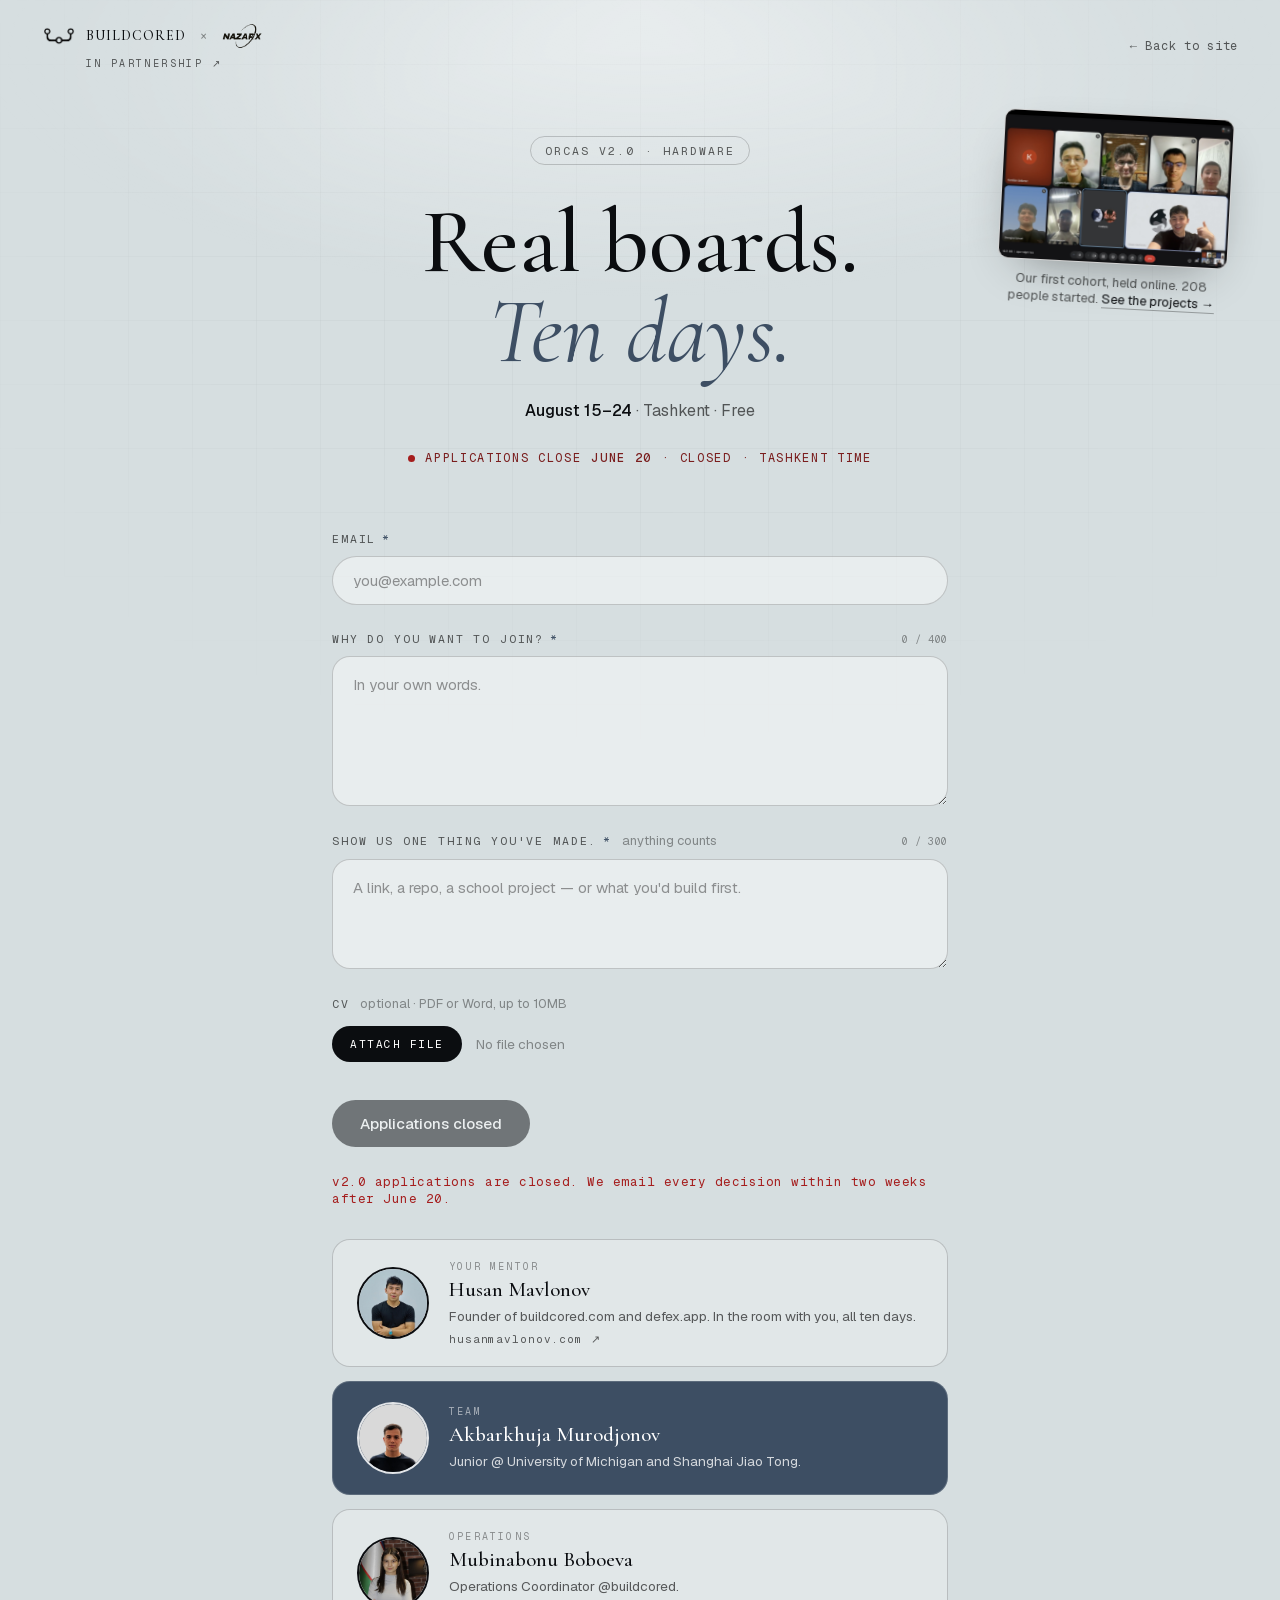
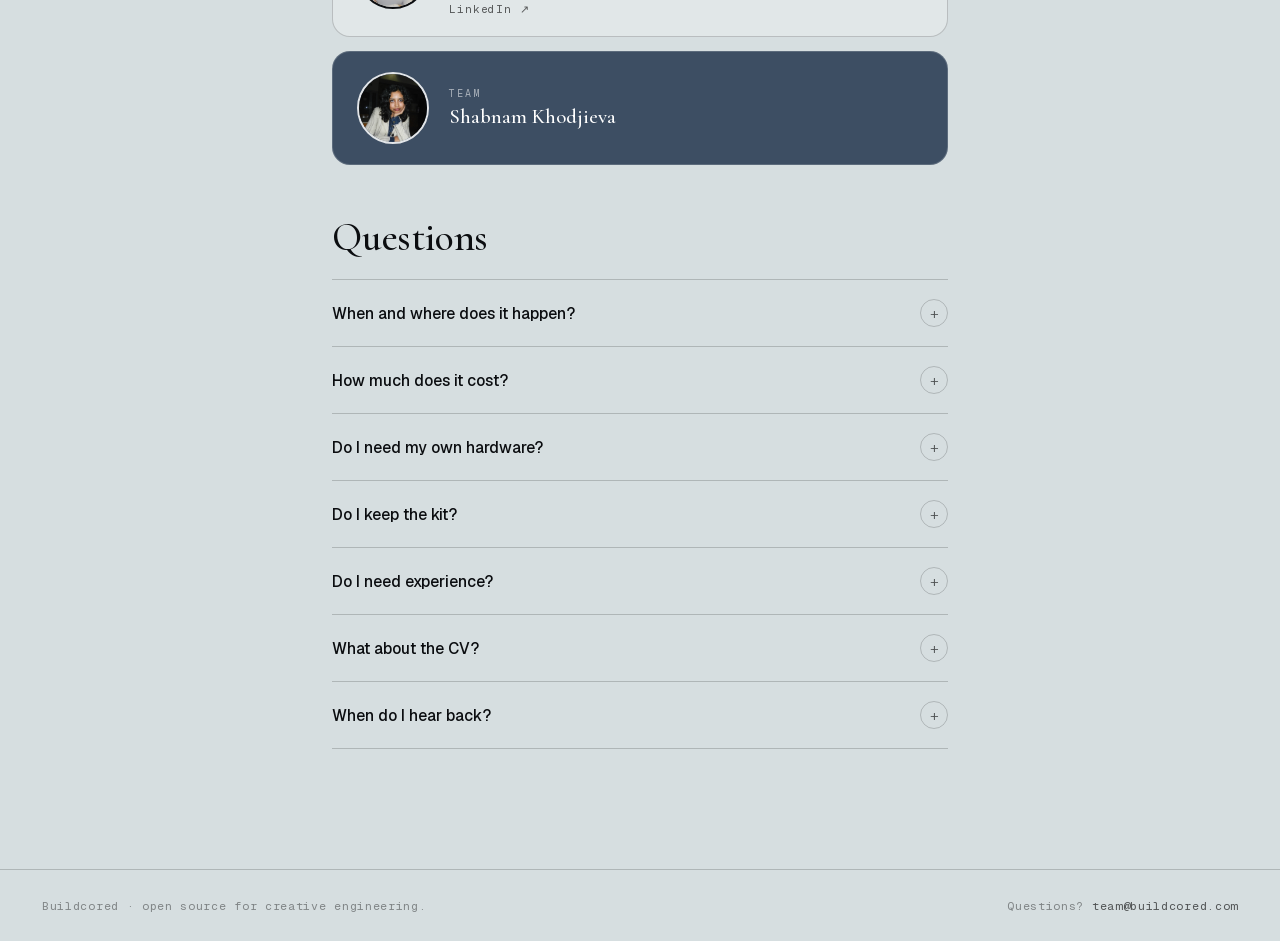
<file: apply/index.html>
<!DOCTYPE html>
<html lang="en">
<head>
<meta charset="UTF-8">
<meta name="viewport" content="width=device-width, initial-scale=1, viewport-fit=cover">
<title>Apply · Orcas v2.0 · Buildcored × Nazarx</title>
<meta name="description" content="Apply to Orcas v2.0. An in-person hardware cohort with Nazarx Robotics. August 15–24 in Tashkent. Real boards, free.">
<link rel="canonical" href="https://buildcored.com/apply/">
<meta name="robots" content="index, follow, max-image-preview:large">
<meta name="theme-color" content="#d6dee0">
<meta name="color-scheme" content="light">

<meta property="og:type" content="website">
<meta property="og:site_name" content="Buildcored">
<meta property="og:title" content="Apply · Orcas v2.0 · Buildcored × Nazarx">
<meta property="og:description" content="An in-person hardware cohort with Nazarx Robotics. August 15–24 in Tashkent. Real boards, free.">
<meta property="og:url" content="https://buildcored.com/apply/">
<meta property="og:image" content="https://buildcored.com/logo/orca-1200-og.jpg">
<meta property="og:image:width" content="1200">
<meta property="og:image:height" content="630">
<meta name="twitter:card" content="summary_large_image">

<link rel="icon" type="image/svg+xml" href="/logo/orca.svg">
<link rel="icon" type="image/png" sizes="32x32" href="/logo/favicon-32.png">
<link rel="apple-touch-icon" sizes="180x180" href="/logo/apple-touch-icon.png">

<link rel="preload" as="font" type="font/woff2" crossorigin href="/fonts/geist-v5-gyByhwUxId8gMEwcGFWNOITd.woff2">
<link rel="preload" as="font" type="font/woff2" crossorigin href="/fonts/bricolagegrotesque-v9-3y9K6as8bTXq_nANBjzKo3IeZx8z6up5BeSl9D4dj_x9PpZBMlGIInHWVyNJ.woff2">
<link rel="stylesheet" href="/fonts.css">

<style>
  /* Live on the gull-grey "paper" surface — identical palette + treatments
     to the homepage Apply panel (.apply / .newsletter-form). */
  :root{
    --gull:#d6dee0; --slate:#3D4E63;
    --ink:#0b0d10;
    --ink-muted: rgba(0,0,0,0.62);
    --ink-dim:   rgba(0,0,0,0.40);
    --line-soft: rgba(0,0,0,0.18);
    --green:#3a8a5f;
    --font-mono: "Geist Mono", ui-monospace, "SF Mono", Menlo, monospace;
    --font-serif: "Cormorant Garamond", "Cormorant", Garamond, serif;
    --font-display: "Bricolage Grotesque", "Geist", -apple-system, sans-serif;
    --font-sans: "Geist", -apple-system, BlinkMacSystemFont, sans-serif;
    --ease-out: cubic-bezier(0.16, 1, 0.3, 1);
  }
  *,*::before,*::after{box-sizing:border-box;margin:0;padding:0}
  html,body{
    background:var(--gull); color:var(--ink);
    font-family:var(--font-sans); -webkit-font-smoothing:antialiased;
  }
  body{min-height:100vh;display:flex;flex-direction:column;position:relative}
  /* Light source: a soft white glow under the headline + a whisper-faint
     engineering grid, both fading out at the edges. Gives the flat gull
     surface depth without ever looking busy. */
  body::before{
    content:""; position:fixed; inset:0; z-index:0; pointer-events:none;
    background:
      radial-gradient(ellipse 90% 55% at 50% 0%, rgba(255,255,255,.5), transparent 60%),
      linear-gradient(rgba(0,0,0,.022) 1px, transparent 1px),
      linear-gradient(90deg, rgba(0,0,0,.022) 1px, transparent 1px);
    background-size: 100% 100%, 64px 64px, 64px 64px;
    -webkit-mask-image: radial-gradient(ellipse 80% 70% at 50% 30%, #000 35%, transparent 78%);
            mask-image: radial-gradient(ellipse 80% 70% at 50% 30%, #000 35%, transparent 78%);
  }
  .ap-top, .wrap, .ap-foot{ position:relative; z-index:1; }
  a{color:inherit}

  /* Scroll progress — thin slate line at the very top, grows as you read */
  .scroll-progress{
    position:fixed; top:0; left:0; right:0; height:2px;
    background:var(--slate);
    transform:scaleX(0); transform-origin:0 50%;
    z-index:300; pointer-events:none;
  }

  .ap-top{
    padding: 22px clamp(20px,4vw,42px);
    padding-top: calc(22px + env(safe-area-inset-top, 0px));
    display:flex; align-items:center; justify-content:space-between;
  }
  .ap-brand{
    font-family:var(--font-serif); font-weight:500;
    font-size:14px; letter-spacing:.07em; text-transform:uppercase;
    color:var(--ink); text-decoration:none;
    display:inline-flex; align-items:center; gap:10px;
  }
  /* Source PNG is 557×322 (wider than tall) — set only width so the
     aspect ratio stays correct; 26×26 was squashing the orca. */
  .ap-brand img{width:34px; height:auto; display:block; flex-shrink:0}
  .ap-back{font-family:var(--font-mono);font-size:12px;letter-spacing:.06em;color:var(--ink-muted);text-decoration:none;white-space:nowrap}
  .ap-back:hover{color:var(--ink)}

  .wrap{max-width: 680px; margin: 0 auto; padding: 0 clamp(20px,5vw,32px); width:100%;}

  .ap-hero{padding: clamp(24px,4vw,44px) 0 clamp(40px,6vw,64px); text-align:center;}
  .ap-tag{
    display:inline-block;
    font-family:var(--font-mono); font-size:11.5px; letter-spacing:.18em;
    text-transform:uppercase; color: var(--ink-muted);
    border:1px solid var(--line-soft); border-radius:999px;
    padding: 6px 14px;
    margin-bottom: 32px;
  }
  .ap-head{
    font-family: var(--font-serif);
    font-size: clamp(48px, 8vw, 92px);
    font-weight: 500;
    letter-spacing: -0.005em;
    line-height: 0.98;
    color: var(--ink);
  }
  .ap-head em{
    font-style: italic;
    color: var(--slate);
    font-weight: 400;
  }
  .ap-sub{
    font-size: 16px; line-height: 1.55;
    color: var(--ink-muted);
    margin: 22px auto 0;
    max-width: 520px;
  }
  .ap-sub strong{color: var(--ink); font-weight: 500}
  /* Co-brand letterhead: Buildcored × Nazarx in the masthead, with a quiet
     "In partnership" line underneath. Nazarx links to the announcement. */
  .ap-topleft{ display:flex; flex-direction:column; gap:7px; }
  .ap-cobrand{ display:flex; align-items:center; gap:14px; }
  .ap-cobrand .x{ font-family:var(--font-mono); font-size:12px; color:var(--ink-dim); }
  .ap-nz{ display:block; }
  .ap-nz img{
    display:block; height:28px; width:auto;
    transition: transform 200ms var(--ease-out);
  }
  .ap-nz:hover img{ transform: translateY(-1px); }
  .ap-cobrand-sub{
    font-family:var(--font-mono); font-size:10px; letter-spacing:.24em;
    text-transform:uppercase; color:var(--ink-muted);
    align-self:center; text-align:center; text-decoration:none;
  }
  .ap-cobrand-sub:hover{ color:var(--ink); }

  .ap-deadline{
    margin-top: 26px;
    display:inline-flex; align-items:center; gap:10px;
    font-family: var(--font-mono);
    font-size: 12px; letter-spacing:.14em; text-transform:uppercase;
    color: var(--ink-muted);
  }
  .ap-deadline strong{color: var(--ink); font-weight: 500}
  .ap-deadline .dot{width:7px;height:7px;border-radius:50%;background: var(--green); box-shadow: 0 0 8px rgba(58,138,95,.45)}
  .ap-deadline.urgent{color:#a05a18}
  .ap-deadline.urgent strong{color:#a05a18}
  .ap-deadline.urgent .dot{background:#cc7757; box-shadow: 0 0 8px rgba(204,119,87,.45)}
  .ap-deadline.closed{color:#7a1d1d}
  .ap-deadline.closed strong{color:#7a1d1d}
  .ap-deadline.closed .dot{background:#a51d1d; box-shadow:none}

  /* Form — same input recipe as the homepage's .newsletter-form. */
  .ap-form{display:flex; flex-direction:column; gap: 26px; padding-bottom: clamp(20px,2.5vw,32px);}
  .ap-section{border:0; padding:0; display:flex; flex-direction:column; gap:26px;}
  .ap-section legend{display:none}
  .ap-section label{display:flex; flex-direction:column; gap:10px;}
  .label-row{
    display:flex; align-items:baseline; gap:10px; flex-wrap:wrap;
    font-family:var(--font-mono); font-size:11.5px; letter-spacing:.16em; text-transform:uppercase;
    color: var(--ink-muted);
  }
  .label-row em{font-style:normal; color: var(--slate); margin-left:-4px}
  .label-row .hint{font-family:var(--font-sans); font-size:13px; letter-spacing:0; text-transform:none; color:var(--ink-dim); font-weight:400}
  .char-count{margin-left:auto; font-family:var(--font-mono); font-size:10.5px; letter-spacing:.06em; color:var(--ink-dim); text-transform:none}
  .char-count.warn{color:#a05a18}
  .char-count.over{color:#a51d1d}

  .ap-form input[type=email],
  .ap-form textarea{
    font: inherit; font-size: 15px; font-family: var(--font-sans);
    color: var(--ink);
    background: rgba(255,255,255,0.45);
    border: 1px solid var(--line-soft);
    border-radius: 999px;
    padding: 14px 20px;
    transition: border-color 180ms var(--ease-out), background 180ms var(--ease-out);
    width:100%;
  }
  .ap-form input::placeholder, .ap-form textarea::placeholder{color: var(--ink-dim)}
  .ap-form input:focus, .ap-form textarea:focus{
    outline: none; border-color: var(--ink); background: #fff;
  }
  .ap-form textarea{
    border-radius: 18px; padding: 16px 20px; resize: vertical;
    min-height: 110px; line-height: 1.55;
  }

  .ap-file{display:flex; align-items:center; gap:14px; padding: 4px 0; flex-wrap:wrap;}
  .ap-file input[type=file]{position:absolute; opacity:0; pointer-events:none; width:1px; height:1px;}
  .ap-file-btn{
    font-family: var(--font-mono); font-size: 11px; letter-spacing: .14em; text-transform: uppercase;
    color: #fff; background: var(--ink);
    border: 0; border-radius: 999px;
    padding: 11px 18px; cursor: pointer;
    transition: background .15s ease;
  }
  .ap-file-btn:hover{background: #1a1d20}
  .ap-file-name{font-size:13.5px; color:var(--ink-dim); flex:1; min-width:0; overflow:hidden; text-overflow:ellipsis; white-space:nowrap;}
  .ap-file-name.has{color: var(--ink)}

  .ap-submit{
    font: inherit; font-family: var(--font-sans); font-weight: 500; font-size: 15px;
    color: #fff; background: var(--ink);
    border: 0; border-radius: 999px;
    padding: 14px 28px;
    cursor: pointer; transition: background .15s ease, transform .12s ease;
    align-self: flex-start;
    margin-top: 8px;
  }
  .ap-submit:hover{background: #1a1d20}
  .ap-submit:active{transform: translateY(1px)}
  .ap-submit:disabled{opacity: .5; cursor: wait}
  .ap-submit svg{transition: transform .2s ease}
  .ap-submit:hover svg{transform: translateX(3px)}

  .ap-status{
    font-family: var(--font-mono); font-size: 12.5px; letter-spacing: .04em;
    min-height: 1.2em; color: var(--ink-muted);
  }
  .ap-status.ok{color: var(--green)}
  .ap-status.bad{color: #a51d1d}
  .ap-status.busy{color: var(--ink-muted)}

  /* Success state */
  .ap-success{display:none; flex-direction:column; align-items:center; text-align:center;
    padding: clamp(48px,8vw,96px) 0; gap:18px;}
  .ap-success.show{display:flex}
  .success-glyph{
    width:72px; height:72px; border-radius:50%;
    border:1.5px solid rgba(58,138,95,.55); color:var(--green);
    display:grid; place-items:center; font-size:34px; font-weight:300;
    background: rgba(58,138,95,.08);
  }
  .ap-success h2{font-family:var(--font-serif); font-weight:500; font-size: clamp(34px,5vw,52px); letter-spacing:-.005em; color: var(--ink)}
  .ap-success h2 em{font-style:italic; color: var(--slate); font-weight: 400}
  .ap-success p{color: var(--ink-muted); max-width:520px; line-height:1.55; font-size:15.5px}
  .ap-success p strong{color: var(--ink)}
  .ap-back-btn{
    margin-top: 14px;
    font-family: var(--font-mono); font-size: 12px; letter-spacing: .12em; text-transform: uppercase;
    color: var(--ink); text-decoration: none;
    border: 1px solid var(--line-soft); padding: 12px 22px; border-radius: 999px;
  }
  .ap-back-btn:hover{border-color: var(--ink)}

  .ap-foot{
    margin-top: auto;
    padding: 28px clamp(20px,4vw,42px);
    padding-bottom: calc(28px + env(safe-area-inset-bottom, 0px));
    border-top: 1px solid var(--line-soft);
    font-family: var(--font-mono); font-size: 11.5px; letter-spacing: .06em;
    color: var(--ink-dim);
    display: flex; justify-content: space-between; flex-wrap: wrap; gap: 8px;
  }
  .ap-foot a{color: var(--ink-muted); text-decoration: none}
  .ap-foot a:hover{color: var(--ink)}

  /* Snapshot of the v1.5 cohort — small, tilted, grows on hover */
  .ap-snapshot{
    width: min(210px, 62vw);
    margin: 4px auto 26px;
    position: relative;
    z-index: 2;
    transform: rotate(-2deg);
    transition: transform 950ms var(--ease-out), box-shadow 950ms var(--ease-out);
  }
  .ap-snapshot:hover{ transform: rotate(0deg) scale(1.04); z-index: 50; }
  @media (min-width: 1150px){
    .ap-snapshot{
      position: absolute;
      top: 120px;
      right: clamp(24px, 3.5vw, 64px);
      width: 230px;
      margin: 0;
      transform: rotate(3deg);
      transform-origin: top right;
    }
    .ap-snapshot:hover{ transform: rotate(0deg) scale(1.05); }
  }
  .ap-snapshot img{
    display:block; width:100%; height:auto;
    border-radius: 10px;
    border: 1px solid var(--line-soft);
    box-shadow: 0 18px 50px -22px rgba(0,0,0,.45);
    background:#fff;
  }
  .ap-snapshot figcaption{
    margin-top: 10px;
    text-align: center;
    font-family: var(--font-sans);
    font-size: 13px;
    letter-spacing: 0;
    color: var(--ink-muted);
  }
  @media (prefers-reduced-motion: reduce){
    .ap-snapshot, .ap-snapshot:hover{ transform: none; }
  }
  .ap-snapshot{ cursor: zoom-in; }
  .ap-snapshot-link{
    color: var(--ink); text-decoration: none;
    border-bottom: 1px solid rgba(0,0,0,.3);
  }
  .ap-snapshot-link:hover{ border-color: var(--ink); }
  /* Click-to-fullscreen: the figure becomes a fixed lightbox; click again
     (or Escape) restores it. */
  @keyframes lbIn{
    from{ opacity: 0; }
    to{ opacity: 1; }
  }
  @keyframes lbImgIn{
    from{ transform: scale(0.94); }
    to{ transform: scale(1); }
  }
  .ap-snapshot.zoomed{
    animation: lbIn 500ms var(--ease-out);
    position: fixed; inset: 0; z-index: 400;
    width: auto; margin: 0;
    transform: none;
    display: flex; flex-direction: column;
    align-items: center; justify-content: center; gap: 16px;
    padding: 5vh 5vw;
    background: #c4cdd0;
    cursor: zoom-out;
  }
  @supports ((backdrop-filter: blur(1px)) or (-webkit-backdrop-filter: blur(1px))){
    .ap-snapshot.zoomed{
      background: rgba(196, 205, 208, 0.72);
      -webkit-backdrop-filter: blur(16px);
      backdrop-filter: blur(16px);
    }
  }
  .ap-snapshot.zoomed:hover{ transform: none; }
  .ap-snapshot.zoomed img{
    animation: lbImgIn 500ms var(--ease-out);
    width: auto; max-width: min(880px, 74vw); max-height: 64vh;
    border-radius: 12px;
    border: 1px solid #0b0d10;
    box-shadow: 0 30px 90px -30px rgba(0,0,0,.35);
  }
  body.snapshot-open{ overflow: hidden; }

  /* Team — stacked cards on the gull surface, alternating gray / black down the stack */
  .ap-team{ display:flex; flex-direction:column; gap:14px; margin: 0 0 clamp(32px,4vw,48px); }
  /* Mentor card — compact card; odd = light on gull, even = ink */
  .ap-mentor{
    display:flex; align-items:center; gap:20px;
    margin: 0;
    padding: 20px 24px;
    border:1px solid var(--line-soft); border-radius:18px;
    background: rgba(255,255,255,.28);
  }
  .ap-team .ap-mentor:nth-child(even){
    background: var(--slate);
    border-color: rgba(255,255,255,.16);
  }
  .ap-team .ap-mentor:nth-child(even) .ap-mentor-photo{ border-color: rgba(255,255,255,.85); }
  .ap-team .ap-mentor:nth-child(even) .ap-mentor-kicker{ color: rgba(255,255,255,.55); }
  .ap-team .ap-mentor:nth-child(even) .ap-mentor-name{ color: #fff; }
  .ap-team .ap-mentor:nth-child(even) .ap-mentor-role{ color: rgba(255,255,255,.78); }
  .ap-team .ap-mentor:nth-child(even) .ap-mentor-link{ color: rgba(255,255,255,.78); }
  .ap-team .ap-mentor:nth-child(even) .ap-mentor-link:hover{ color: #fff; }
  .ap-mentor-photo{
    width:72px; height:72px; flex-shrink:0;
    border-radius:50%; object-fit:cover;
    border:2px solid var(--ink);
  }
  .ap-mentor-text{ display:flex; flex-direction:column; gap:4px; min-width:0; }
  .ap-mentor-kicker{
    font-family:var(--font-mono); font-size:10px; letter-spacing:.22em;
    text-transform:uppercase; color:var(--ink-dim);
  }
  .ap-mentor-name{
    font-family:var(--font-serif); font-weight:500; font-size:21px;
    color:var(--ink);
  }
  .ap-mentor-role{ font-size:13.5px; line-height:1.5; color:var(--ink-muted); }
  .ap-mentor-link{
    margin-top:2px;
    font-family:var(--font-mono); font-size:11px; letter-spacing:.08em;
    color:var(--ink-muted); text-decoration:none;
  }
  .ap-mentor-link:hover{ color:var(--ink); }
  @media (max-width:560px){
    .ap-mentor{ flex-direction:column; align-items:flex-start; gap:14px; }
  }

  /* FAQ accordion — same recipe as the homepage .faq-list, on gull */
  .ap-faq{ padding: 0 0 clamp(64px,10vw,120px); }
  .ap-faq-title{
    font-family: var(--font-serif);
    font-size: clamp(28px,4vw,40px); font-weight: 500;
    letter-spacing: -0.005em; color: var(--ink);
    margin-bottom: 18px;
  }
  .ap-faq-list{ border-top: 1px solid var(--line-soft); }
  .ap-faq-item{ border-bottom: 1px solid var(--line-soft); }
  .ap-faq-item summary{
    display:flex; align-items:center; justify-content:space-between; gap:20px;
    padding: 19px 0; cursor:pointer;
    font-size: 15.5px; font-weight: 500; color: var(--ink);
    list-style:none; transition: color 160ms;
  }
  .ap-faq-item summary::-webkit-details-marker{ display:none; }
  .ap-faq-q{ font:inherit; font-weight:inherit; color:inherit; margin:0; }
  .ap-faq-item summary:hover{ color: var(--slate); }
  .ap-faq-icon{
    flex-shrink:0; width:28px; height:28px;
    display:grid; place-items:center;
    border:1px solid var(--line-soft); border-radius:999px;
    font-size:15px; font-weight:300; color: var(--ink-muted);
    transition: transform 220ms var(--ease-out);
  }
  .ap-faq-item[open] .ap-faq-icon{ transform: rotate(45deg); }
  .ap-faq-item p{
    padding: 0 42px 22px 0;
    font-size: 14.5px; line-height: 1.65;
    color: var(--ink-muted); max-width: 60ch;
  }

  /* Keyboard focus — scoped page, so it ships its own ring (WCAG 2.4.7).
     Covers Submit, Attach file, Back, lockup, links. */
  :focus-visible{ outline: 2px solid var(--slate); outline-offset: 3px; border-radius: 6px; }
  .ap-submit:focus-visible, .ap-file-btn:focus-visible{ outline-offset: 4px; }

  @media (max-width:560px){
    .ap-top{padding: 16px 18px}
    .ap-cobrand{gap:10px}
    .ap-nz img{height:24px}
    .ap-foot{flex-direction:column}
    .ap-form input[type=email]{padding: 13px 18px}
    /* Let the deadline read as flowing text, not a shattered flex row */
    .ap-deadline{
      display:block; text-align:center; line-height:1.7;
    }
    .ap-deadline .dot{ display:inline-block; vertical-align:middle; margin-right:7px }
  }
  @media (prefers-reduced-motion: reduce){
    *{ transition-duration:.001ms !important; animation-duration:.001ms !important }
  }
</style>
</head>
<body>

<div class="scroll-progress" id="scrollProgress" aria-hidden="true"></div>

<header class="ap-top">
  <div class="ap-topleft">
    <div class="ap-cobrand">
      <a class="ap-brand" href="/" aria-label="Buildcored home">
        <img src="/brand/mark-black-trim.png" alt="" aria-hidden="true">
        <span>Buildcored</span>
      </a>
      <span class="x" aria-hidden="true">×</span>
      <a class="ap-nz" href="https://www.instagram.com/p/DYz0HeSvuBr/" target="_blank" rel="noopener" aria-label="Nazarx Robotics, partnership announcement on Instagram, opens in new tab">
        <img src="/brand/nazarx-ink.png" alt="Nazarx Robotics">
      </a>
    </div>
    <a class="ap-cobrand-sub" href="https://www.instagram.com/p/DYz0HeSvuBr/" target="_blank" rel="noopener">In partnership ↗</a>
  </div>
  <a class="ap-back" href="/">← Back to site</a>
</header>

  <figure class="ap-snapshot" id="apSnapshot" tabindex="0" role="button" aria-label="Photo of our first cohort. Click to view full screen">
    <img src="/art/cohort-v1.jpg" alt="A video call from the first Orcas cohort: nine builders on a Google Meet grid" loading="lazy" decoding="async">
    <figcaption>Our first cohort, held online. 208 people started. <a href="/projects/" class="ap-snapshot-link">See the projects →</a></figcaption>
  </figure>

<main class="wrap">

  <section class="ap-hero">
    <span class="ap-tag">Orcas v2.0 · Hardware</span>
    <h1 class="ap-head">Real boards.<br><em>Ten days.</em></h1>
    <p class="ap-sub"><strong>August 15–24</strong> · Tashkent · Free</p>

    <p class="ap-deadline" id="apDeadlineChip">
      <span class="dot" aria-hidden="true"></span>
      Applications close <strong>June 20</strong> <span style="white-space:nowrap">· <span id="apDaysLeft">…</span></span> <span style="white-space:nowrap">· Tashkent time</span>
    </p>
  </section>

  <form class="ap-form" id="applyForm" autocomplete="on" novalidate>

    <fieldset class="ap-section">
      <legend>Apply</legend>

      <label>
        <span class="label-row">Email <em>*</em></span>
        <input type="email" name="email" required autocomplete="email" placeholder="you@example.com" inputmode="email">
      </label>

      <label>
        <span class="label-row">Why do you want to join? <em>*</em><span class="char-count" data-for="motivation">0 / 400</span></span>
        <textarea name="motivation" required minlength="20" maxlength="400" rows="5" placeholder="In your own words."></textarea>
      </label>

      <label>
        <span class="label-row">Show us one thing you've made. <em>*</em><span class="hint">anything counts</span><span class="char-count" data-for="last_built">0 / 300</span></span>
        <textarea name="last_built" required minlength="3" maxlength="300" rows="3" placeholder="A link, a repo, a school project — or what you'd build first."></textarea>
      </label>

      <label>
        <span class="label-row">CV <span class="hint">optional · PDF or Word, up to 10MB</span></span>
        <div class="ap-file" id="cvDrop">
          <input type="file" name="cv" id="cvInput" accept=".pdf,.doc,.docx,application/pdf,application/msword,application/vnd.openxmlformats-officedocument.wordprocessingml.document">
          <button type="button" class="ap-file-btn" id="cvBtn">Attach file</button>
          <span class="ap-file-name" id="cvName">No file chosen</span>
        </div>
      </label>

    </fieldset>

    <button type="submit" class="ap-submit" id="appSubmit">
      Submit application
      <svg width="14" height="14" viewBox="0 0 14 14" fill="none" aria-hidden="true" style="margin-left:6px;vertical-align:-2px">
        <path d="M2.5 7H11.5M11.5 7L7 2.5M11.5 7L7 11.5" stroke="currentColor" stroke-width="1.4" stroke-linecap="round"/>
      </svg>
    </button>
    <p class="ap-status" id="appStatus" aria-live="polite"></p>

  </form>

  <section class="ap-success" id="appSuccess">
    <div class="success-glyph" aria-hidden="true">✓</div>
    <h2>Application <em>received.</em></h2>
    <p>We've got <strong id="successEmail"></strong> on record. Decision within two weeks after <strong>June 20</strong>.</p>
    <a href="/" class="ap-back-btn">← Back to Buildcored</a>
  </section>

  <div class="ap-team">
    <aside class="ap-mentor">
      <img class="ap-mentor-photo" src="/art/husan.jpg" alt="Husan Mavlonov" loading="lazy" decoding="async">
      <div class="ap-mentor-text">
        <span class="ap-mentor-kicker">Your mentor</span>
        <span class="ap-mentor-name">Husan Mavlonov</span>
        <span class="ap-mentor-role">Founder of buildcored.com and defex.app. In the room with you, all ten days.</span>
        <a class="ap-mentor-link" href="https://husanmavlonov.com" target="_blank" rel="noopener">husanmavlonov.com ↗</a>
      </div>
    </aside>
    <aside class="ap-mentor">
      <img class="ap-mentor-photo" src="/art/akbarkhuja.jpg" alt="Akbarkhuja Murodjonov" loading="lazy" decoding="async">
      <div class="ap-mentor-text">
        <span class="ap-mentor-kicker">Team</span>
        <span class="ap-mentor-name">Akbarkhuja Murodjonov</span>
        <span class="ap-mentor-role">Junior @ University of Michigan and Shanghai Jiao Tong.</span>
      </div>
    </aside>
    <aside class="ap-mentor">
      <img class="ap-mentor-photo" src="/art/mubinabonu.jpg" alt="Mubinabonu Boboeva" loading="lazy" decoding="async">
      <div class="ap-mentor-text">
        <span class="ap-mentor-kicker">Operations</span>
        <span class="ap-mentor-name">Mubinabonu Boboeva</span>
        <span class="ap-mentor-role">Operations Coordinator @buildcored.</span>
        <a class="ap-mentor-link" href="https://www.linkedin.com/in/mubinabonu-b-4577b6361/" target="_blank" rel="noopener">LinkedIn ↗</a>
      </div>
    </aside>
    <aside class="ap-mentor">
      <img class="ap-mentor-photo" src="/art/shabnam.jpg" alt="Shabnam Khodjieva" loading="lazy" decoding="async">
      <div class="ap-mentor-text">
        <span class="ap-mentor-kicker">Team</span>
        <span class="ap-mentor-name">Shabnam Khodjieva</span>
      </div>
    </aside>
  </div>

  <section class="ap-faq" aria-labelledby="apFaqTitle">
    <h2 class="ap-faq-title" id="apFaqTitle">Questions</h2>
    <div class="ap-faq-list">
      <details class="ap-faq-item">
        <summary><h3 class="ap-faq-q">When and where does it happen?</h3><span class="ap-faq-icon" aria-hidden="true">+</span></summary>
        <p>August 15–24, 2026, at the Turin Polytechnic Lyceum in Tashkent. Full days, every day.</p>
      </details>
      <details class="ap-faq-item">
        <summary><h3 class="ap-faq-q">How much does it cost?</h3><span class="ap-faq-icon" aria-hidden="true">+</span></summary>
        <p>Nothing. The cohort is free.</p>
      </details>
      <details class="ap-faq-item">
        <summary><h3 class="ap-faq-q">Do I need my own hardware?</h3><span class="ap-faq-icon" aria-hidden="true">+</span></summary>
        <p>No. Nazarx provides the robotics kits. Bring a laptop.</p>
      </details>
      <details class="ap-faq-item">
        <summary><h3 class="ap-faq-q">Do I keep the kit?</h3><span class="ap-faq-icon" aria-hidden="true">+</span></summary>
        <p>No, the kits go back to Nazarx at the end. The code and everything you learned stay yours.</p>
      </details>
      <details class="ap-faq-item">
        <summary><h3 class="ap-faq-q">Do I need experience?</h3><span class="ap-faq-icon" aria-hidden="true">+</span></summary>
        <p>You need a laptop and the will to show up every day. Some of our v1.5 builders started barely knowing a for loop.</p>
      </details>
      <details class="ap-faq-item">
        <summary><h3 class="ap-faq-q">What about the CV?</h3><span class="ap-faq-icon" aria-hidden="true">+</span></summary>
        <p>Optional. The "show us one thing you've made" field matters more to us.</p>
      </details>
      <details class="ap-faq-item">
        <summary><h3 class="ap-faq-q">When do I hear back?</h3><span class="ap-faq-icon" aria-hidden="true">+</span></summary>
        <p>Applications close June 20. We read every one and email a decision within two weeks after that.</p>
      </details>
    </div>
  </section>

</main>

<footer class="ap-foot">
  <span>Buildcored · open source for creative engineering.</span>
  <span>Questions? <a href="mailto:team@buildcored.com">team@buildcored.com</a></span>
</footer>

<script src="/supabase-config.js"></script>
<script>
// Scroll progress line. Reads viewport or <body> scroll, whichever moves.
(() => {
  const bar = document.getElementById('scrollProgress');
  if (!bar) return;
  let ticking = false;
  const update = () => {
    const d = document.documentElement, b = document.body;
    const pos = Math.max(window.scrollY || 0, d.scrollTop, b.scrollTop);
    const max = Math.max(d.scrollHeight, b.scrollHeight) - innerHeight;
    bar.style.transform = 'scaleX(' + (max > 0 ? Math.min(pos / max, 1) : 0) + ')';
    ticking = false;
  };
  const onScroll = () => { if (!ticking) { ticking = true; requestAnimationFrame(update); } };
  document.addEventListener('scroll', onScroll, { passive: true, capture: true });
  addEventListener('resize', onScroll, { passive: true });
  update();
})();
</script>
<script>
// Cohort snapshot: click to expand to a fullscreen lightbox, click/Escape to close.
(() => {
  const fig = document.getElementById('apSnapshot');
  if (!fig) return;
  const toggle = () => {
    fig.classList.toggle('zoomed');
    document.body.classList.toggle('snapshot-open', fig.classList.contains('zoomed'));
  };
  fig.addEventListener('click', (e) => {
    if (e.target.closest('a')) return;   // the "See the projects" link still navigates
    toggle();
  });
  fig.addEventListener('keydown', (e) => {
    if (e.key === 'Enter' || e.key === ' ') { e.preventDefault(); toggle(); }
  });
  document.addEventListener('keydown', (e) => {
    if (e.key === 'Escape' && fig.classList.contains('zoomed')) toggle();
  });
})();
</script>
<script>
(() => {
  const CFG = window.BC_CONFIG || {};
  const $ = s => document.querySelector(s);
  const form = $('#applyForm'),
        status = $('#appStatus'),
        submit = $('#appSubmit'),
        success = $('#appSuccess'),
        cvInput = $('#cvInput'),
        cvName  = $('#cvName');

  // Char counters
  document.querySelectorAll('.char-count').forEach(cc => {
    const ta = form.querySelector(`textarea[name="${cc.dataset.for}"]`);
    if (!ta) return;
    const max = parseInt(ta.maxLength || 400, 10);
    const refresh = () => {
      const n = ta.value.length;
      cc.textContent = `${n} / ${max}`;
      cc.classList.toggle('warn', n > max * 0.85 && n <= max);
      cc.classList.toggle('over', n >= max);
    };
    ta.addEventListener('input', refresh); refresh();
  });

  // File chooser
  document.getElementById('cvBtn').addEventListener('click', () => cvInput.click());
  cvInput.addEventListener('change', () => {
    const f = cvInput.files[0];
    if (!f) { cvName.textContent = 'No file chosen'; cvName.classList.remove('has'); return; }
    cvName.textContent = f.name + '  ·  ' + (Math.round(f.size / 1024) + ' KB');
    cvName.classList.add('has');
  });

  function setStatus(msg, cls) {
    status.textContent = msg || '';
    status.className = 'ap-status' + (cls ? ' ' + cls : '');
  }

  // Deadline countdown (Tashkent EOD). Past deadline → disable submission +
  // swap the form for a "closed" panel so applications can't sneak in late.
  const CLOSED = (function deadline() {
    const DEADLINE = new Date('2026-06-20T23:59:59+05:00');
    const days = Math.ceil((DEADLINE - new Date()) / 86_400_000);
    const daysEl = document.getElementById('apDaysLeft');
    const chip = document.getElementById('apDeadlineChip');
    if (daysEl && chip) {
      if (days > 1)        daysEl.textContent = days + ' days left';
      else if (days === 1) daysEl.textContent = '1 day left';
      else if (days === 0) daysEl.textContent = 'closes today';
      else                 daysEl.textContent = 'closed';
      if (days <= 10 && days > 0) chip.classList.add('urgent');
      if (days <= 0) chip.classList.add('closed');
    }
    return days <= 0;
  })();

  if (CLOSED) {
    submit.disabled = true;
    submit.textContent = 'Applications closed';
    form.querySelectorAll('input, textarea, button').forEach(el => {
      if (el !== submit) el.disabled = true;
    });
    setStatus("v2.0 applications are closed. We email every decision within two weeks after June 20.", 'bad');
  }

  form.addEventListener('submit', async (e) => {
    e.preventDefault();
    if (CLOSED) {
      setStatus("v2.0 applications are closed.", 'bad');
      return;
    }
    if (!form.checkValidity()) { form.reportValidity(); return; }
    submit.disabled = true;

    const email      = (form.email.value || '').trim().toLowerCase();
    const motivation = form.motivation.value.trim();
    const last_built = form.last_built.value.trim();
    const file = cvInput.files[0] || null;

    if (!CFG.SUPABASE_URL || !CFG.SUPABASE_ANON_KEY) {
      setStatus("Applications aren't available right now. Try again in a moment.", 'bad');
      submit.disabled = false; return;
    }

    // We name the CV path up front (client-controlled) so the row can
    // reference it, but we DON'T upload yet. The row is inserted first;
    // the file is uploaded only after the insert commits. A duplicate
    // (409) therefore never leaves an orphaned resume in storage.
    let cv_path = null, cv_filename = null;
    if (file) {
      if (file.size > 10 * 1024 * 1024) {
        setStatus('CV is bigger than 10MB. Please attach a smaller file.', 'bad');
        submit.disabled = false; return;
      }
      const safe = file.name.replace(/[^a-zA-Z0-9._-]+/g, '_').slice(-80);
      cv_path = `${Date.now()}-${Math.random().toString(36).slice(2,8)}-${safe}`;
      cv_filename = file.name;
    }

    setStatus('Sending…', 'busy');
    let inserted = false;
    try {
      const r = await fetch(CFG.SUPABASE_URL + '/rest/v1/applications', {
        method: 'POST',
        headers: {
          'apikey': CFG.SUPABASE_ANON_KEY,
          'Authorization': 'Bearer ' + CFG.SUPABASE_ANON_KEY,
          'Content-Type': 'application/json',
          'Prefer': 'return=minimal',
        },
        body: JSON.stringify({ email, motivation, last_built, cv_path, cv_filename }),
      });
      if (r.status === 201 || r.status === 200 || r.status === 204) {
        inserted = true;
      } else {
        let body = ''; try { body = await r.text(); } catch (_) {}
        try { window.goatcounter?.count({ path: 'evt-apply-error', title: 'apply-error', event: true }); } catch (_) {}
        if (r.status === 409 || /23505|duplicate/i.test(body)) {
          setStatus("You've already applied with that email. We have it, and we'll be in touch.", 'ok');
        } else {
          setStatus("Something didn't go through. Please try again.", 'bad');
        }
        submit.disabled = false; return;
      }
    } catch (_) {
      setStatus("Network hiccup. Please try again.", 'bad');
      submit.disabled = false; return;
    }

    // Row committed. Upload the CV now (best-effort — a failed upload leaves
    // a row whose cv link is missing, never an orphaned file). Don't block
    // the success screen on it.
    if (inserted && file && cv_path) {
      setStatus('Uploading your CV…', 'busy');
      try {
        await fetch(`${CFG.SUPABASE_URL}/storage/v1/object/cvs/${encodeURIComponent(cv_path)}`, {
          method: 'POST',
          headers: {
            'apikey': CFG.SUPABASE_ANON_KEY,
            'Authorization': 'Bearer ' + CFG.SUPABASE_ANON_KEY,
            'Content-Type': file.type || 'application/octet-stream',
            'x-upsert': 'false',
          },
          body: file,
        });
      } catch (_) { /* row already saved; CV is optional */ }
    }

    document.getElementById('successEmail').textContent = email;
    form.style.display = 'none';
    success.classList.add('show');
    success.scrollIntoView({ behavior: 'smooth', block: 'start' });
    try { window.goatcounter?.count({ path: 'evt-apply-submit', title: 'apply-submit', event: true }); } catch (_) {}
  });

  try {
    if (window.goatcounter && window.goatcounter.count) {
      window.goatcounter.count({ path: 'evt-apply-view', title: 'apply-view', event: true });
    }
  } catch (_) {}
})();
</script>

<script>
(function(){
  if (!window.BC_CONFIG || !window.BC_CONFIG.ANALYTICS_GOATCOUNTER) return;
  var s = document.createElement('script');
  s.async = true; s.src = '//gc.zgo.at/count.js';
  s.dataset.goatcounter = window.BC_CONFIG.ANALYTICS_GOATCOUNTER;
  document.head.appendChild(s);
})();
</script>

</body>
</html>
</file>
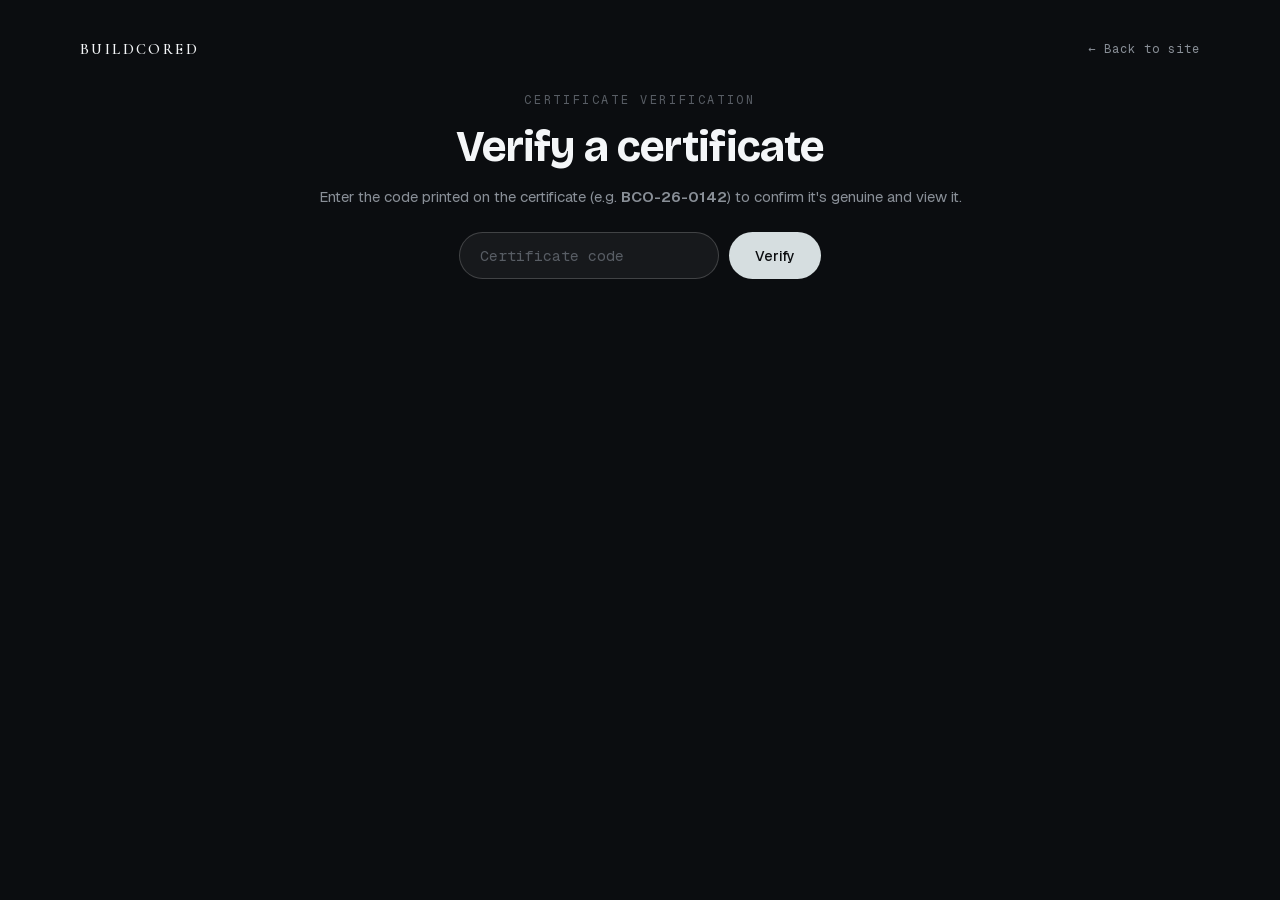
<file: verify/index.html>
<!DOCTYPE html>
<html lang="en">
<head>
<meta charset="UTF-8">
<meta name="viewport" content="width=device-width, initial-scale=1">
<title>Verify a certificate — Buildcored</title>
<meta name="robots" content="noindex">
<meta name="description" content="Verify a Buildcored Orcas certificate by its code.">
<link rel="preload" as="font" type="font/woff2" crossorigin href="/fonts/geist-v5-gyByhwUxId8gMEwcGFWNOITd.woff2">
<link rel="preload" as="font" type="font/woff2" crossorigin href="/fonts/bricolagegrotesque-v9-3y9K6as8bTXq_nANBjzKo3IeZx8z6up5BeSl9D4dj_x9PpZBMlGIInHWVyNJ.woff2">
<link rel="stylesheet" href="/fonts.css">
<style>
  :root{
    --bg:#0b0d10; --ink-0:#f4f6f8; --ink-2:#898f97; --ink-3:#585d64;
    --line:rgba(255,255,255,.10); --line-2:rgba(255,255,255,.18);
    --gull:#d6dee0; --green:#6ee2a1;
    --mono:"Geist Mono",ui-monospace,Menlo,monospace;
    --serif:"Cormorant Garamond",Georgia,serif; --disp:"Bricolage Grotesque","Geist",sans-serif;
    --sans:"Geist",-apple-system,sans-serif;
  }
  *{box-sizing:border-box;margin:0;padding:0}
  html,body{background:var(--bg);color:var(--ink-0);font-family:var(--sans);-webkit-font-smoothing:antialiased}
  body{min-height:100vh;display:flex;flex-direction:column;align-items:center;padding:40px 20px 80px}
  a{color:inherit}
  .v-top{width:100%;max-width:1120px;display:flex;align-items:center;justify-content:space-between;margin-bottom:34px}
  .v-brand{font-family:var(--serif);font-weight:600;font-size:15px;letter-spacing:.16em;text-transform:uppercase;text-decoration:none}
  .v-back{font-family:var(--mono);font-size:12px;letter-spacing:.08em;color:var(--ink-2);text-decoration:none}
  .v-back:hover{color:var(--ink-0)}
  .v-head{width:100%;max-width:760px;text-align:center;margin-bottom:26px}
  .v-kicker{font-family:var(--mono);font-size:12px;letter-spacing:.22em;text-transform:uppercase;color:var(--ink-3)}
  .v-title{font-family:var(--disp);font-weight:700;font-size:clamp(28px,5vw,44px);letter-spacing:-.02em;margin-top:12px}
  .v-sub{color:var(--ink-2);font-size:15px;margin-top:12px;line-height:1.55}
  .v-form{display:flex;gap:10px;flex-wrap:wrap;justify-content:center;margin-top:24px}
  .v-form input{font:inherit;font-family:var(--mono);font-size:15px;letter-spacing:.06em;color:var(--ink-0);
    background:rgba(255,255,255,.05);border:1px solid var(--line-2);border-radius:999px;padding:13px 20px;min-width:260px;text-transform:uppercase}
  .v-form input::placeholder{color:var(--ink-3);text-transform:none;letter-spacing:0}
  .v-form input:focus{outline:none;border-color:var(--gull);background:rgba(255,255,255,.08)}
  .v-form button{font:inherit;font-weight:500;font-size:14px;color:#0b0d10;background:var(--gull);
    border:0;border-radius:999px;padding:13px 26px;cursor:pointer;transition:opacity .15s}
  .v-form button:hover{opacity:.9}
  .v-status{font-family:var(--mono);font-size:13px;letter-spacing:.04em;margin-top:18px;text-align:center;min-height:1.2em}
  .v-status.ok{color:var(--green)} .v-status.bad{color:#ef7878} .v-status.busy{color:var(--ink-2)}

  .v-result{width:100%;max-width:1120px;margin-top:30px;display:none;flex-direction:column;align-items:center;gap:22px}
  .v-result.show{display:flex}
  .v-verified{display:inline-flex;align-items:center;gap:9px;font-family:var(--mono);font-size:12.5px;
    letter-spacing:.12em;text-transform:uppercase;color:var(--green);
    border:1px solid rgba(110,226,161,.4);background:rgba(110,226,161,.08);padding:8px 16px;border-radius:999px}
  .v-verified .dot{width:8px;height:8px;border-radius:50%;background:var(--green)}
  .v-certwrap{width:100%;border-radius:14px;overflow:hidden;background:#efedeb;
    box-shadow:0 30px 90px -40px rgba(0,0,0,.8);border:1px solid var(--line)}
  #certImg{display:block;width:100%;height:auto}
  .v-fallback{display:none;padding:60px 28px;text-align:center;color:#3a3f45;background:#efedeb}
  .v-fallback h3{font-family:var(--serif);font-size:30px;margin-bottom:8px;color:#1a1d20}
  .v-fallback p{font-family:var(--mono);font-size:13px;letter-spacing:.04em}
  .v-actions{display:flex;gap:12px;flex-wrap:wrap;justify-content:center}
  .v-actions button{font:inherit;font-family:var(--mono);font-size:12.5px;letter-spacing:.08em;text-transform:uppercase;
    color:var(--ink-0);background:rgba(255,255,255,.04);border:1px solid var(--line-2);border-radius:999px;
    padding:12px 22px;cursor:pointer;transition:border-color .18s,background .18s}
  .v-actions button:hover{border-color:var(--gull);background:rgba(255,255,255,.07)}
  .v-meta{font-family:var(--mono);font-size:11.5px;letter-spacing:.06em;color:var(--ink-3);text-align:center}

  @media (max-width:560px){ .v-form input{min-width:0;width:100%} .v-form{flex-direction:column} }

  @media print{
    @page{ size:A4 landscape; margin:0 }
    body{background:#fff;padding:0;display:block}
    .v-top,.v-head,.v-status,.v-verified,.v-actions,.v-meta{display:none!important}
    .v-result{margin:0;max-width:none}
    .v-certwrap{box-shadow:none;border:0;border-radius:0;width:100vw}
    #certImg{width:100vw;height:auto}
  }
</style>
</head>
<body>
  <div class="v-top">
    <a class="v-brand" href="/">Buildcored</a>
    <a class="v-back" href="/">← Back to site</a>
  </div>

  <div class="v-head">
    <div class="v-kicker">Certificate verification</div>
    <h1 class="v-title">Verify a certificate</h1>
    <p class="v-sub">Enter the code printed on the certificate (e.g. <b>BCO-26-0142</b>) to confirm it's genuine and view it.</p>
    <form class="v-form" id="vForm" autocomplete="off">
      <input id="vCode" name="code" placeholder="Certificate code" aria-label="Certificate code" spellcheck="false" />
      <button type="submit">Verify</button>
    </form>
    <p class="v-status" id="vStatus" aria-live="polite"></p>
  </div>

  <div class="v-result" id="vResult">
    <span class="v-verified"><span class="dot"></span> Verified · genuine certificate</span>
    <div class="v-certwrap" id="certWrap">
      <img id="certImg" alt="Certificate" />
      <div class="v-fallback" id="certFallback">
        <h3 id="fbName"></h3>
        <p id="fbDetail"></p>
      </div>
    </div>
    <div class="v-actions">
      <button type="button" id="dlImg">Download certificate</button>
      <button type="button" id="dlPdf">Save as PDF</button>
    </div>
    <p class="v-meta" id="vWho"></p>
  </div>

<script src="../supabase-config.js"></script>
<script>
(() => {
  const CFG = window.BC_CONFIG || {};
  const $ = s => document.querySelector(s);
  const statusEl=$('#vStatus'), resultEl=$('#vResult'), img=$('#certImg'),
        fb=$('#certFallback'), form=$('#vForm'), input=$('#vCode');
  let current = null;

  const MONTHS=['January','February','March','April','May','June','July','August','September','October','November','December'];
  function fmtDate(d){ const m=String(d||'').match(/^(\d{4})-(\d{2})-(\d{2})/); return m?`${MONTHS[+m[2]-1]} ${+m[3]}, ${m[1]}`:String(d||''); }
  function setStatus(msg,cls){ statusEl.textContent=msg||''; statusEl.className='v-status'+(cls?' '+cls:''); }
  // The real certificate images live in the repo at /certs/<code>.png
  // (same-origin, reliable). Add new ones there + a row in `certificates`.
  function certImageURL(code){ return '/certs/'+encodeURIComponent(code.toLowerCase())+'.png'; }

  async function verify(rawCode){
    const code=String(rawCode||'').trim().toLowerCase();
    resultEl.classList.remove('show');
    if(!code){ setStatus(''); return; }
    if(!CFG.SUPABASE_URL || !CFG.SUPABASE_ANON_KEY){ setStatus('Verification is temporarily unavailable.','bad'); return; }
    setStatus('Checking…','busy');
    try{
      const url=`${CFG.SUPABASE_URL}/rest/v1/certificates?select=*&code=eq.${encodeURIComponent(code)}&limit=1`;
      const r=await fetch(url,{headers:{apikey:CFG.SUPABASE_ANON_KEY,Authorization:'Bearer '+CFG.SUPABASE_ANON_KEY}});
      if(!r.ok) throw new Error('http '+r.status);
      const rows=await r.json();
      if(!rows.length){ setStatus(`No certificate found for “${code.toUpperCase()}”. Check the code and try again.`,'bad'); return; }
      const c=rows[0]; current=c;
      const src = (c.image && /^https?:|^\//.test(c.image)) ? c.image : certImageURL(c.code);
      // show the real designed certificate image; fall back to text if missing
      img.style.display='none'; fb.style.display='none';
      img.onload = () => { img.style.display='block'; fb.style.display='none'; };
      img.onerror = () => {
        img.style.display='none'; fb.style.display='block';
        $('#fbName').textContent = c.recipient;
        $('#fbDetail').textContent = `${c.program} · № ${c.code.toUpperCase()} · issued ${fmtDate(c.issued_on)}`;
      };
      img.alt = `${c.recipient} — ${c.program} certificate ${c.code.toUpperCase()}`;
      img.src = src + '?v=' + encodeURIComponent(c.created_at || c.issued_on || '');
      $('#vWho').textContent = `${c.recipient} · ${c.program} · issued ${fmtDate(c.issued_on)}`;
      setStatus('This certificate is genuine.','ok');
      resultEl.classList.add('show');
      try{ history.replaceState(null,'','/verify/?c='+encodeURIComponent(code)); }catch(_){}
    }catch(e){ setStatus('Could not verify right now — please try again in a moment.','bad'); }
  }

  async function downloadImage(){
    if(!current) return;
    const src = (current.image && /^https?:|^\//.test(current.image)) ? current.image : certImageURL(current.code);
    try{
      const r=await fetch(src,{cache:'no-store'}); const b=await r.blob();
      const a=document.createElement('a'); a.href=URL.createObjectURL(b);
      a.download = current.code.toUpperCase()+'.png';
      document.body.appendChild(a); a.click(); a.remove();
      setTimeout(()=>URL.revokeObjectURL(a.href),1000);
    }catch(_){ window.open(src,'_blank'); }
  }

  $('#dlImg').addEventListener('click', downloadImage);
  $('#dlPdf').addEventListener('click', () => window.print());
  form.addEventListener('submit', e => { e.preventDefault(); verify(input.value); });

  const params=new URLSearchParams(location.search);
  const initial=params.get('c') || decodeURIComponent((location.hash||'').replace(/^#\/?(verify\/)?/,''));
  if(initial){ input.value=initial.toUpperCase(); verify(initial); }
})();
</script>
</body>
</html>
</file>
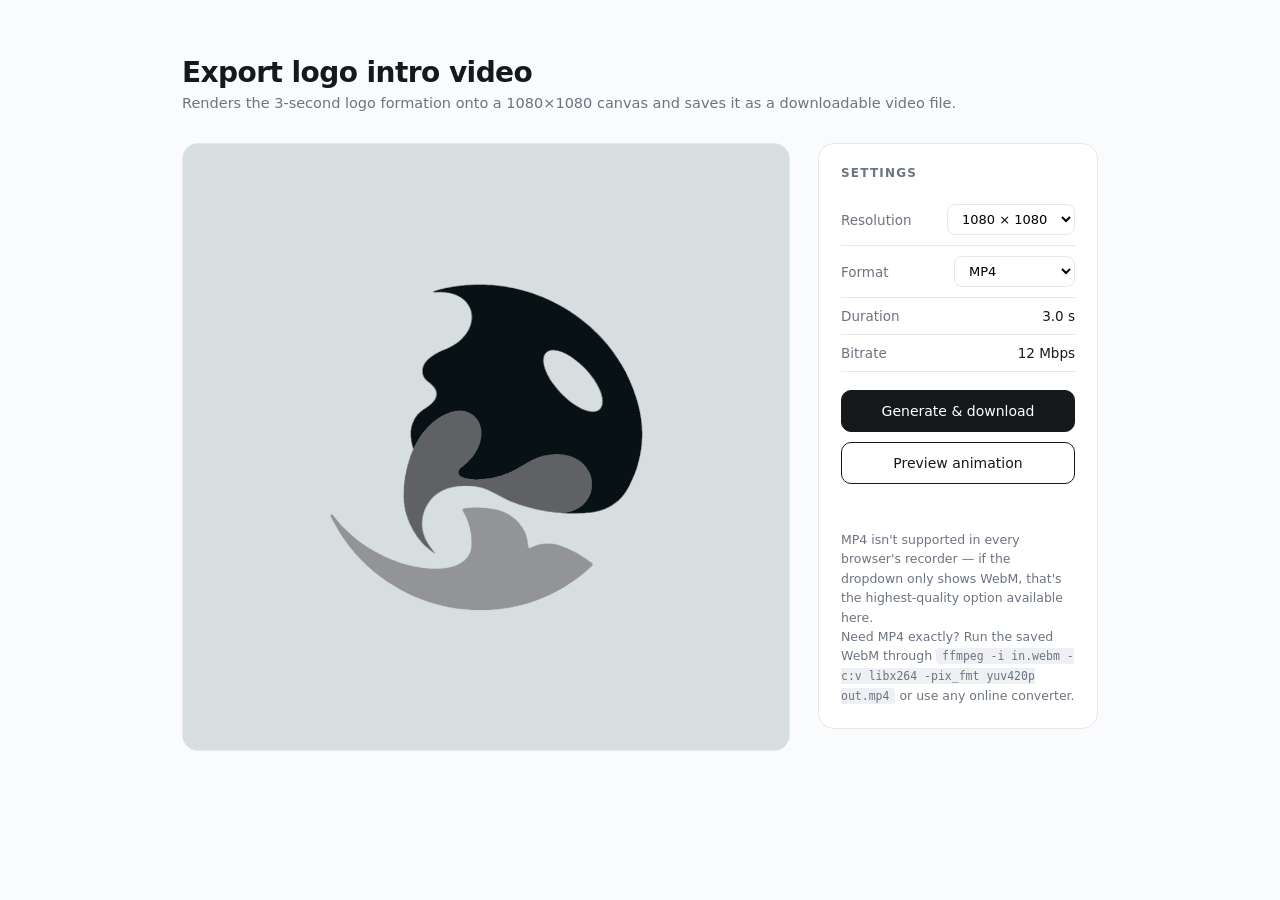
<file: Export Logo Video.html>
<!doctype html>
<html lang="en">
<head>
<meta charset="utf-8">
<title>Export — Orca Logo Intro</title>
<style>
  :root{
    --ink: #16191c;
    --muted: #6b7480;
    --line: #e6e8ec;
    --bg: #fafbfc;
    --accent: #16191c;
  }
  *{ box-sizing: border-box; }
  html, body{ margin: 0; padding: 0; background: var(--bg); color: var(--ink);
    font-family: ui-sans-serif, system-ui, -apple-system, "Helvetica Neue", Arial, sans-serif;
    -webkit-font-smoothing: antialiased; }
  .page{ max-width: 980px; margin: 0 auto; padding: 56px 32px 96px; }
  h1{ font-size: 28px; letter-spacing: -0.02em; margin: 0 0 6px; font-weight: 600; }
  .lede{ color: var(--muted); margin: 0 0 32px; font-size: 14.5px; }

  .grid{ display: grid; grid-template-columns: 1fr 280px; gap: 28px; align-items: start; }
  @media (max-width: 820px){ .grid{ grid-template-columns: 1fr; } }

  .preview{
    background: #d6dee0;
    border-radius: 16px;
    border: 1px solid var(--line);
    aspect-ratio: 1 / 1;
    overflow: hidden;
    position: relative;
    display: grid; place-items: center;
  }
  .preview canvas{ width: 100%; height: 100%; display: block; }
  .badge{
    position: absolute; top: 14px; left: 14px;
    background: rgba(0,0,0,0.6); color: #fff;
    font-size: 11px; padding: 5px 10px; border-radius: 999px;
    letter-spacing: 0.04em; backdrop-filter: blur(8px);
    display: none;
  }
  .badge.on{ display: inline-block; }
  .badge .dot{
    display: inline-block; width: 7px; height: 7px; border-radius: 50%;
    background: #ff3b30; vertical-align: middle; margin-right: 6px;
    animation: pulse 1s infinite;
  }
  @keyframes pulse { 0%,100%{ opacity: 1; } 50%{ opacity: 0.3; } }

  .panel{
    background: #fff; border: 1px solid var(--line); border-radius: 16px;
    padding: 22px;
  }
  .panel h2{ font-size: 12px; letter-spacing: 0.1em; text-transform: uppercase;
    color: var(--muted); margin: 0 0 14px; font-weight: 600; }

  .field{ display: flex; align-items: center; justify-content: space-between;
    padding: 10px 0; border-bottom: 1px solid var(--line); font-size: 13.5px; }
  .field:last-child{ border-bottom: 0; }
  .field label{ color: var(--muted); }
  .field select, .field input[type="number"]{
    border: 1px solid var(--line); padding: 6px 10px; border-radius: 8px;
    font-family: inherit; font-size: 13px; background: #fff;
  }
  .field strong{ font-weight: 500; font-variant-numeric: tabular-nums; }

  .actions{ margin-top: 18px; display: flex; flex-direction: column; gap: 10px; }
  button{
    font-family: inherit; font-size: 14px; font-weight: 500;
    padding: 12px 18px; border-radius: 10px; cursor: pointer;
    border: 1px solid var(--ink); background: var(--ink); color: #fff;
    transition: opacity 0.15s, transform 0.05s;
  }
  button:hover{ opacity: 0.9; }
  button:active{ transform: translateY(1px); }
  button:disabled{ opacity: 0.45; cursor: not-allowed; }
  button.ghost{ background: #fff; color: var(--ink); }
  button.ghost:hover{ background: #f3f4f6; opacity: 1; }

  .log{
    margin-top: 14px; font-size: 12px; color: var(--muted);
    font-family: ui-monospace, "SF Mono", Menlo, monospace;
    min-height: 18px;
  }
  .log .ok{ color: #1e7c3c; }
  .log .err{ color: #c52e2e; }

  .tip{
    margin-top: 14px; font-size: 12.5px; color: var(--muted); line-height: 1.55;
  }
  .tip code{ background: #eef0f3; padding: 1px 6px; border-radius: 4px; font-size: 11.5px; }
</style>
</head>
<body>
<div class="page">
  <h1>Export logo intro video</h1>
  <p class="lede">Renders the 3-second logo formation onto a 1080×1080 canvas and saves it as a downloadable video file.</p>

  <div class="grid">
    <div class="preview">
      <canvas id="cv" width="1080" height="1080"></canvas>
      <span class="badge" id="recBadge"><span class="dot"></span>REC</span>
    </div>

    <div class="panel">
      <h2>Settings</h2>
      <div class="field">
        <label>Resolution</label>
        <select id="resSel">
          <option value="1080">1080 × 1080</option>
          <option value="720">720 × 720</option>
          <option value="512">512 × 512</option>
        </select>
      </div>
      <div class="field">
        <label>Format</label>
        <select id="fmtSel"></select>
      </div>
      <div class="field">
        <label>Duration</label>
        <strong>3.0 s</strong>
      </div>
      <div class="field">
        <label>Bitrate</label>
        <strong>12 Mbps</strong>
      </div>

      <div class="actions">
        <button id="recordBtn">Generate &amp; download</button>
        <button id="previewBtn" class="ghost">Preview animation</button>
      </div>

      <div class="log" id="log"></div>

      <div class="tip">
        MP4 isn't supported in every browser's recorder — if the dropdown only shows WebM, that's the highest-quality option available here.<br>
        Need MP4 exactly? Run the saved WebM through <code>ffmpeg -i in.webm -c:v libx264 -pix_fmt yuv420p out.mp4</code> or use any online converter.
      </div>
    </div>
  </div>
</div>

<script>
  // ──────────────────────────────────────────────────────────────────────────
  // Easing functions (matching animations.jsx exactly)
  // ──────────────────────────────────────────────────────────────────────────
  const clamp = (v, a, b) => Math.max(a, Math.min(b, v));
  const easeOutCubic = (t) => { t = t - 1; return t * t * t + 1; };
  const easeOutQuad  = (t) => t * (2 - t);
  const easeOutBack  = (t) => {
    const c1 = 1.70158, c3 = c1 + 1;
    return 1 + c3 * Math.pow(t - 1, 3) + c1 * Math.pow(t - 1, 2);
  };

  // ──────────────────────────────────────────────────────────────────────────
  // Animation parameters (mirrors scenes.jsx)
  // ──────────────────────────────────────────────────────────────────────────
  const LOGO_W = 589, LOGO_H = 613;
  const STAGE_W = 1080, STAGE_H = 1080;
  const CX = (STAGE_W - LOGO_W) / 2;
  const CY = (STAGE_H - LOGO_H) / 2;
  const BG = '#d6dee0';
  const DURATION = 3.0;

  const LAYERS = [
    { src: 'layer-light.png', start: 0.05, dur: 1.5, fromX: 140,  fromY: 260,  fromRot: -8, fromScale: 0.78, blurStart: 14 },
    { src: 'layer-dark.png',  start: 0.25, dur: 1.5, fromX: -220, fromY: 60,   fromRot:  6, fromScale: 0.82, blurStart: 12 },
    { src: 'layer-black.png', start: 0.45, dur: 1.5, fromX: 40,   fromY: -280, fromRot: -4, fromScale: 0.86, blurStart: 10 },
  ];

  // ──────────────────────────────────────────────────────────────────────────
  // Preload images
  // ──────────────────────────────────────────────────────────────────────────
  const images = {};
  function loadImage(src){
    return new Promise((resolve, reject) => {
      const img = new Image();
      img.onload = () => resolve(img);
      img.onerror = reject;
      img.src = src;
    });
  }
  const imagesReady = Promise.all(LAYERS.map(l => loadImage(l.src).then(i => images[l.src] = i)));

  // ──────────────────────────────────────────────────────────────────────────
  // Renderer
  // ──────────────────────────────────────────────────────────────────────────
  const canvas = document.getElementById('cv');
  const ctx = canvas.getContext('2d');
  // Always render at logical 1080×1080 then scale to chosen output size
  const work = document.createElement('canvas');
  work.width = STAGE_W; work.height = STAGE_H;
  const wctx = work.getContext('2d');

  function render(time){
    // Background
    wctx.save();
    wctx.fillStyle = BG;
    wctx.fillRect(0, 0, STAGE_W, STAGE_H);
    wctx.restore();

    // Logo breath wrapper
    let breath = 1;
    if (time > 1.8) breath = 1 + 0.012 * Math.sin((time - 1.8) * 1.8);

    // Draw each layer
    for (const L of LAYERS){
      const img = images[L.src];
      if (!img) continue;
      const t = clamp((time - L.start) / L.dur, 0, 1);
      if (t <= 0) continue;
      const eased = easeOutBack(t);
      const x = L.fromX * (1 - eased);
      const y = L.fromY * (1 - eased);
      const rot = L.fromRot * (1 - eased);
      const scl = L.fromScale + (1 - L.fromScale) * eased;
      const op = clamp(t / 0.4, 0, 1);
      const blur = L.blurStart * (1 - easeOutQuad(clamp(t / 0.6, 0, 1)));

      wctx.save();
      // Apply breath about stage center
      wctx.translate(STAGE_W/2, STAGE_H/2);
      wctx.scale(breath, breath);
      wctx.translate(-STAGE_W/2, -STAGE_H/2);

      // Then layer transform around the layer's own center
      const layerCX = CX + LOGO_W/2;
      const layerCY = CY + LOGO_H/2;
      wctx.translate(layerCX + x, layerCY + y);
      wctx.rotate(rot * Math.PI / 180);
      wctx.scale(scl, scl);
      wctx.globalAlpha = op;
      if (blur > 0.1) wctx.filter = `blur(${blur}px)`;
      wctx.drawImage(img, -LOGO_W/2, -LOGO_H/2, LOGO_W, LOGO_H);
      wctx.filter = 'none';
      wctx.globalAlpha = 1;
      wctx.restore();
    }

    // Soft assembly glow (white radial, soft-light blend)
    const bloom = clamp((time - 0.4) / 1.6, 0, 1);
    const fade = clamp((time - 1.9) / 0.9, 0, 1);
    const glowOp = bloom * (1 - fade) * 0.55;
    if (glowOp > 0.01){
      wctx.save();
      wctx.globalCompositeOperation = 'soft-light';
      wctx.globalAlpha = glowOp;
      const grad = wctx.createRadialGradient(STAGE_W/2, STAGE_H/2, 0, STAGE_W/2, STAGE_H/2, 480);
      grad.addColorStop(0, 'rgba(255,255,255,0.85)');
      grad.addColorStop(0.6, 'rgba(255,255,255,0)');
      wctx.fillStyle = grad;
      wctx.fillRect(STAGE_W/2 - 480, STAGE_H/2 - 480, 960, 960);
      wctx.restore();
    }

    // Blit work canvas to display canvas (at chosen resolution)
    ctx.clearRect(0, 0, canvas.width, canvas.height);
    ctx.drawImage(work, 0, 0, canvas.width, canvas.height);
  }

  // ──────────────────────────────────────────────────────────────────────────
  // Format detection
  // ──────────────────────────────────────────────────────────────────────────
  const FORMAT_CANDIDATES = [
    { ext: 'mp4',  mime: 'video/mp4;codecs=avc1.42E01F', label: 'MP4 (H.264)' },
    { ext: 'mp4',  mime: 'video/mp4',                    label: 'MP4' },
    { ext: 'webm', mime: 'video/webm;codecs=vp9',        label: 'WebM (VP9)' },
    { ext: 'webm', mime: 'video/webm;codecs=vp8',        label: 'WebM (VP8)' },
    { ext: 'webm', mime: 'video/webm',                   label: 'WebM' },
  ];
  const fmtSel = document.getElementById('fmtSel');
  const available = FORMAT_CANDIDATES.filter(f => {
    try { return MediaRecorder.isTypeSupported(f.mime); } catch { return false; }
  });
  available.forEach((f, i) => {
    const opt = document.createElement('option');
    opt.value = i;
    opt.textContent = f.label;
    fmtSel.appendChild(opt);
  });
  if (available.length === 0){
    fmtSel.innerHTML = '<option>Not supported in this browser</option>';
  }

  // ──────────────────────────────────────────────────────────────────────────
  // Initial render (idle state at t=DURATION so user sees final frame)
  // ──────────────────────────────────────────────────────────────────────────
  imagesReady.then(() => render(DURATION));

  const resSel = document.getElementById('resSel');
  resSel.addEventListener('change', () => {
    const s = parseInt(resSel.value, 10);
    canvas.width = s; canvas.height = s;
    render(DURATION);
  });

  // ──────────────────────────────────────────────────────────────────────────
  // Preview
  // ──────────────────────────────────────────────────────────────────────────
  const previewBtn = document.getElementById('previewBtn');
  previewBtn.addEventListener('click', async () => {
    await imagesReady;
    previewBtn.disabled = true;
    const start = performance.now();
    return new Promise(resolve => {
      function frame(){
        const t = (performance.now() - start) / 1000;
        if (t >= DURATION){
          render(DURATION);
          previewBtn.disabled = false;
          resolve();
          return;
        }
        render(t);
        requestAnimationFrame(frame);
      }
      requestAnimationFrame(frame);
    });
  });

  // ──────────────────────────────────────────────────────────────────────────
  // Record
  // ──────────────────────────────────────────────────────────────────────────
  const recordBtn = document.getElementById('recordBtn');
  const recBadge = document.getElementById('recBadge');
  const logEl = document.getElementById('log');
  function log(msg, cls){ logEl.innerHTML = cls ? `<span class="${cls}">${msg}</span>` : msg; }

  recordBtn.addEventListener('click', async () => {
    if (available.length === 0){
      log('Your browser does not support video recording. Try Chrome or Edge.', 'err');
      return;
    }
    await imagesReady;
    recordBtn.disabled = true;
    previewBtn.disabled = true;
    recBadge.classList.add('on');

    const fmt = available[parseInt(fmtSel.value, 10)];
    log('Starting recorder…');

    const stream = canvas.captureStream(60);
    let recorder;
    try {
      recorder = new MediaRecorder(stream, {
        mimeType: fmt.mime,
        videoBitsPerSecond: 12_000_000,
      });
    } catch (e) {
      log('Recorder init failed: ' + e.message, 'err');
      recBadge.classList.remove('on');
      recordBtn.disabled = false; previewBtn.disabled = false;
      return;
    }

    const chunks = [];
    recorder.ondataavailable = (e) => { if (e.data && e.data.size) chunks.push(e.data); };
    recorder.onstop = () => {
      const blob = new Blob(chunks, { type: fmt.mime.split(';')[0] });
      const url = URL.createObjectURL(blob);
      const a = document.createElement('a');
      a.href = url;
      a.download = `orca-logo-intro.${fmt.ext}`;
      document.body.appendChild(a);
      a.click();
      a.remove();
      setTimeout(() => URL.revokeObjectURL(url), 1000);
      const kb = (blob.size / 1024).toFixed(0);
      log(`Saved orca-logo-intro.${fmt.ext} — ${kb} KB`, 'ok');
      recBadge.classList.remove('on');
      recordBtn.disabled = false;
      previewBtn.disabled = false;
    };

    recorder.start();

    // Drive the animation in real time
    const startTs = performance.now();
    // Render an initial frame at t=0 immediately so the first chunk isn't blank
    render(0);

    function frame(){
      const t = (performance.now() - startTs) / 1000;
      if (t >= DURATION){
        render(DURATION);
        // Allow one extra rAF for the last frame to flush into the stream
        requestAnimationFrame(() => {
          setTimeout(() => recorder.stop(), 80);
        });
        return;
      }
      render(t);
      requestAnimationFrame(frame);
    }
    requestAnimationFrame(frame);
  });
</script>
</body>
</html>
</file>
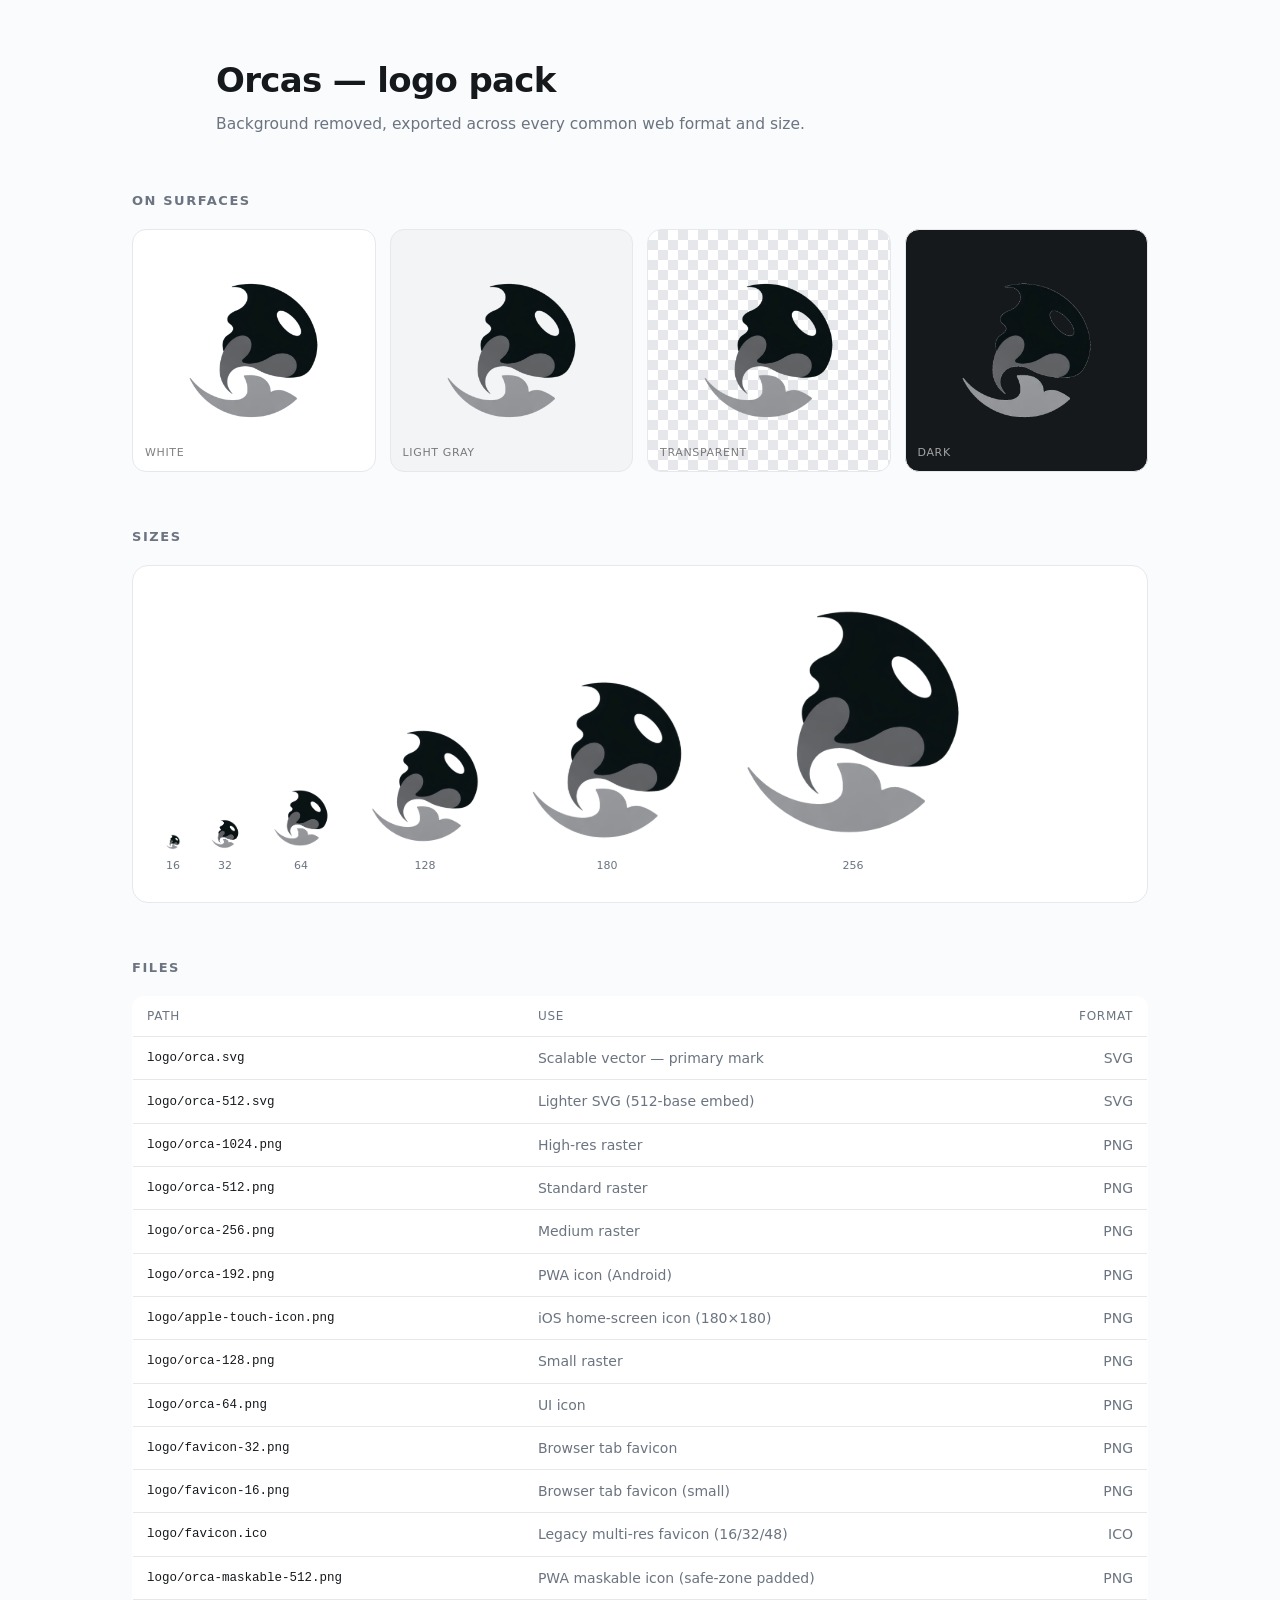
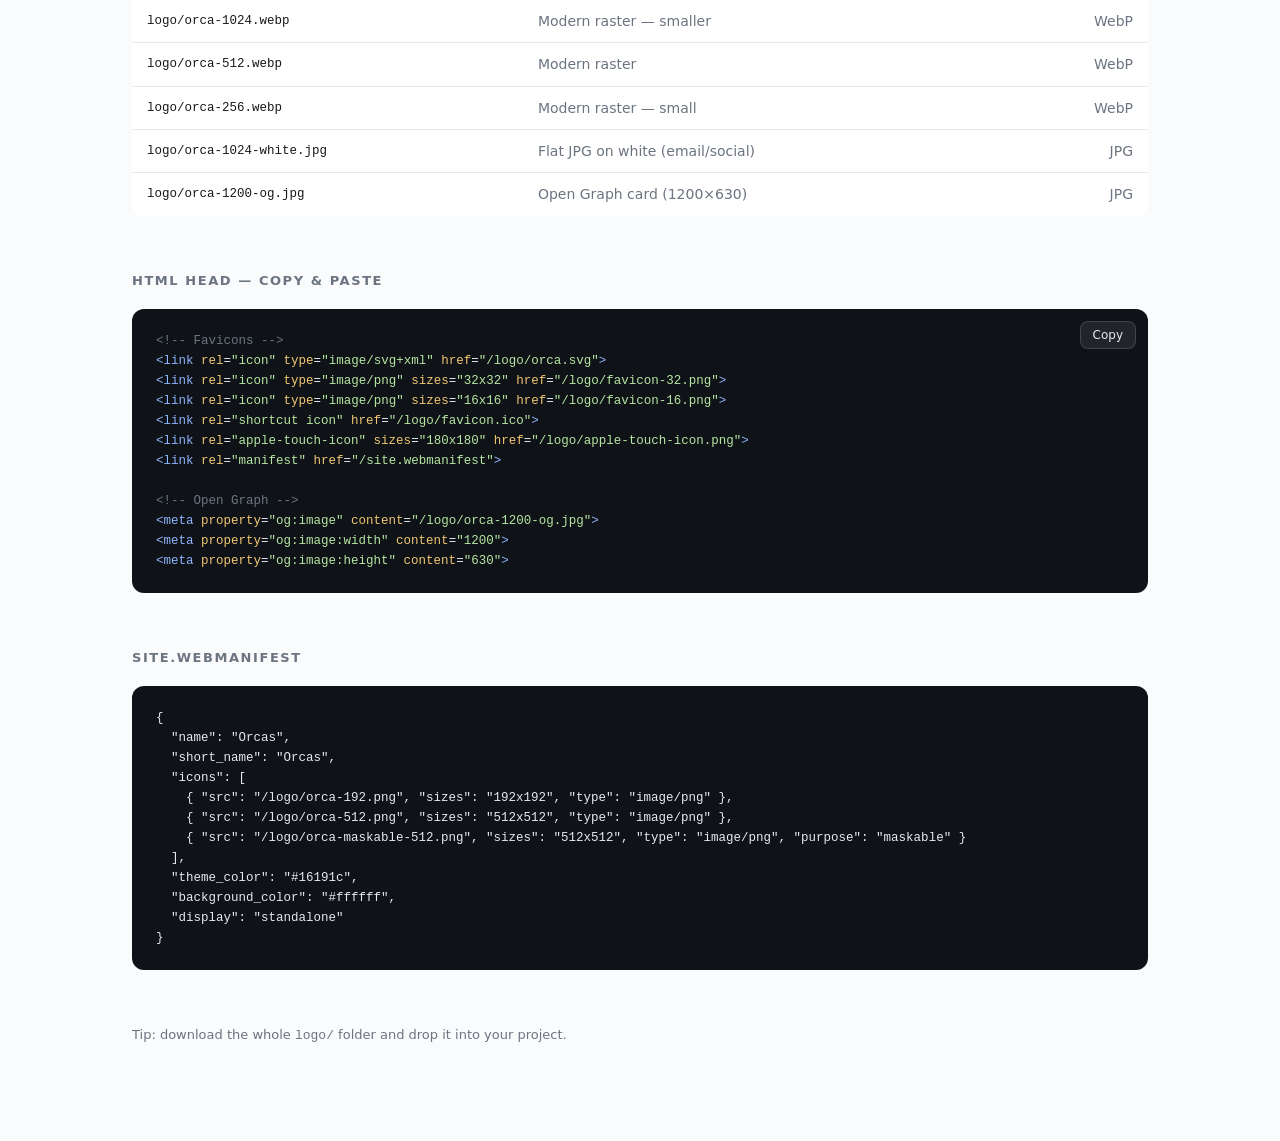
<file: Logo Pack.html>
<!doctype html>
<html lang="en">
<head>
<meta charset="utf-8">
<title>Orcas — logo pack</title>
<link rel="icon" type="image/svg+xml" href="logo/orca.svg">
<link rel="icon" type="image/png" sizes="32x32" href="logo/favicon-32.png">
<link rel="icon" type="image/png" sizes="16x16" href="logo/favicon-16.png">
<link rel="apple-touch-icon" sizes="180x180" href="logo/apple-touch-icon.png">
<style>
  :root{
    --ink: #16191c;
    --muted: #6b7480;
    --line: #e6e8ec;
    --bg: #fafbfc;
    --card: #ffffff;
  }
  *{ box-sizing: border-box; }
  html, body { margin: 0; padding: 0; }
  body{
    font-family: ui-sans-serif, system-ui, -apple-system, "Helvetica Neue", Arial, sans-serif;
    color: var(--ink);
    background: var(--bg);
    -webkit-font-smoothing: antialiased;
    line-height: 1.45;
  }
  .wrap{ max-width: 1080px; margin: 0 auto; padding: 56px 32px 96px; }
  header{ display: flex; align-items: center; gap: 20px; margin-bottom: 12px; }
  header img{ width: 64px; height: 64px; display: block; }
  h1{ font-size: 34px; letter-spacing: -0.02em; margin: 0; font-weight: 600; }
  .lede{ color: var(--muted); margin: 8px 0 0; max-width: 60ch; font-size: 15.5px; }

  section{ margin-top: 56px; }
  h2{ font-size: 13px; letter-spacing: 0.12em; text-transform: uppercase; color: var(--muted); margin: 0 0 18px; font-weight: 600; }

  /* Background swatches */
  .bg-row{ display: grid; grid-template-columns: repeat(4, 1fr); gap: 14px; }
  .bg-tile{
    aspect-ratio: 1 / 1;
    border-radius: 14px;
    display: grid; place-items: center;
    overflow: hidden;
    position: relative;
    border: 1px solid var(--line);
  }
  .bg-tile img{ width: 64%; height: 64%; object-fit: contain; }
  .bg-tile .lbl{
    position: absolute; left: 12px; bottom: 10px;
    font-size: 11px; letter-spacing: 0.06em; text-transform: uppercase;
    color: rgba(0,0,0,0.5);
  }
  .tile-dark .lbl{ color: rgba(255,255,255,0.6); }
  .tile-checker{
    background-image:
      linear-gradient(45deg, #e5e7eb 25%, transparent 25%),
      linear-gradient(-45deg, #e5e7eb 25%, transparent 25%),
      linear-gradient(45deg, transparent 75%, #e5e7eb 75%),
      linear-gradient(-45deg, transparent 75%, #e5e7eb 75%);
    background-size: 20px 20px;
    background-position: 0 0, 0 10px, 10px -10px, -10px 0;
    background-color: #ffffff;
  }

  /* Size strip */
  .sizes{
    display: flex; align-items: end; gap: 28px; flex-wrap: wrap;
    background: var(--card);
    border: 1px solid var(--line);
    border-radius: 16px;
    padding: 28px 32px;
  }
  .sizes figure{ margin: 0; display: flex; flex-direction: column; align-items: center; gap: 8px; }
  .sizes img{ display: block; image-rendering: -webkit-optimize-contrast; }
  .sizes figcaption{ font-size: 11px; color: var(--muted); font-variant-numeric: tabular-nums; }

  /* File table */
  table{ width: 100%; border-collapse: collapse; font-size: 14px; }
  th, td{ text-align: left; padding: 11px 14px; border-bottom: 1px solid var(--line); }
  th{ font-weight: 500; color: var(--muted); font-size: 12px; letter-spacing: 0.06em; text-transform: uppercase; }
  td.path{ font-family: ui-monospace, "SF Mono", Menlo, monospace; font-size: 12.5px; }
  td.size{ color: var(--muted); font-variant-numeric: tabular-nums; text-align: right; width: 90px; }
  td.use{ color: var(--muted); }
  tr:last-child td{ border-bottom: 0; }
  table{ background: var(--card); border: 1px solid var(--line); border-radius: 12px; overflow: hidden; }

  /* Code block */
  pre{
    background: #0f1216; color: #e5eaf0;
    padding: 22px 24px; border-radius: 12px;
    overflow-x: auto; font-size: 12.5px; line-height: 1.6;
    font-family: ui-monospace, "SF Mono", Menlo, monospace;
    margin: 0;
  }
  pre .c{ color: #6b7682; }
  pre .t{ color: #8fb6ff; }
  pre .a{ color: #f0c674; }
  pre .s{ color: #b5e6a3; }
  .pre-wrap{ position: relative; }
  .copy{
    position: absolute; top: 12px; right: 12px;
    background: rgba(255,255,255,0.08); color: #e5eaf0;
    border: 1px solid rgba(255,255,255,0.15);
    padding: 6px 12px; border-radius: 8px; font-size: 12px; cursor: pointer;
    font-family: inherit;
  }
  .copy:hover{ background: rgba(255,255,255,0.14); }
  .copy.ok{ background: #1e6b3a; border-color: #2a8a4d; }

  footer{ margin-top: 56px; color: var(--muted); font-size: 13px; }
</style>
</head>
<body>
<div class="wrap">

  <header>
    <img src="logo/orca.svg" alt="Orcas logo">
    <div>
      <h1>Orcas — logo pack</h1>
      <p class="lede">Background removed, exported across every common web format and size.</p>
    </div>
  </header>

  <section>
    <h2>On surfaces</h2>
    <div class="bg-row">
      <div class="bg-tile" style="background:#ffffff"><img src="logo/orca-512.png" alt=""><span class="lbl">White</span></div>
      <div class="bg-tile" style="background:#f3f4f6"><img src="logo/orca-512.png" alt=""><span class="lbl">Light gray</span></div>
      <div class="bg-tile tile-checker"><img src="logo/orca-512.png" alt=""><span class="lbl">Transparent</span></div>
      <div class="bg-tile tile-dark" style="background:#16191c"><img src="logo/orca-512.png" alt=""><span class="lbl">Dark</span></div>
    </div>
  </section>

  <section>
    <h2>Sizes</h2>
    <div class="sizes">
      <figure><img src="logo/favicon-16.png" width="16" height="16" alt=""><figcaption>16</figcaption></figure>
      <figure><img src="logo/favicon-32.png" width="32" height="32" alt=""><figcaption>32</figcaption></figure>
      <figure><img src="logo/orca-64.png" width="64" height="64" alt=""><figcaption>64</figcaption></figure>
      <figure><img src="logo/orca-128.png" width="128" height="128" alt=""><figcaption>128</figcaption></figure>
      <figure><img src="logo/apple-touch-icon.png" width="180" height="180" alt=""><figcaption>180</figcaption></figure>
      <figure><img src="logo/orca-256.png" width="256" height="256" alt=""><figcaption>256</figcaption></figure>
    </div>
  </section>

  <section>
    <h2>Files</h2>
    <table>
      <thead>
        <tr><th>Path</th><th>Use</th><th style="text-align:right">Format</th></tr>
      </thead>
      <tbody id="files"></tbody>
    </table>
  </section>

  <section>
    <h2>HTML head — copy &amp; paste</h2>
    <div class="pre-wrap">
      <button class="copy" id="copyBtn">Copy</button>
<pre id="snippet"><span class="c">&lt;!-- Favicons --&gt;</span>
<span class="t">&lt;link</span> <span class="a">rel</span>=<span class="s">"icon"</span> <span class="a">type</span>=<span class="s">"image/svg+xml"</span> <span class="a">href</span>=<span class="s">"/logo/orca.svg"</span><span class="t">&gt;</span>
<span class="t">&lt;link</span> <span class="a">rel</span>=<span class="s">"icon"</span> <span class="a">type</span>=<span class="s">"image/png"</span> <span class="a">sizes</span>=<span class="s">"32x32"</span> <span class="a">href</span>=<span class="s">"/logo/favicon-32.png"</span><span class="t">&gt;</span>
<span class="t">&lt;link</span> <span class="a">rel</span>=<span class="s">"icon"</span> <span class="a">type</span>=<span class="s">"image/png"</span> <span class="a">sizes</span>=<span class="s">"16x16"</span> <span class="a">href</span>=<span class="s">"/logo/favicon-16.png"</span><span class="t">&gt;</span>
<span class="t">&lt;link</span> <span class="a">rel</span>=<span class="s">"shortcut icon"</span> <span class="a">href</span>=<span class="s">"/logo/favicon.ico"</span><span class="t">&gt;</span>
<span class="t">&lt;link</span> <span class="a">rel</span>=<span class="s">"apple-touch-icon"</span> <span class="a">sizes</span>=<span class="s">"180x180"</span> <span class="a">href</span>=<span class="s">"/logo/apple-touch-icon.png"</span><span class="t">&gt;</span>
<span class="t">&lt;link</span> <span class="a">rel</span>=<span class="s">"manifest"</span> <span class="a">href</span>=<span class="s">"/site.webmanifest"</span><span class="t">&gt;</span>

<span class="c">&lt;!-- Open Graph --&gt;</span>
<span class="t">&lt;meta</span> <span class="a">property</span>=<span class="s">"og:image"</span> <span class="a">content</span>=<span class="s">"/logo/orca-1200-og.jpg"</span><span class="t">&gt;</span>
<span class="t">&lt;meta</span> <span class="a">property</span>=<span class="s">"og:image:width"</span> <span class="a">content</span>=<span class="s">"1200"</span><span class="t">&gt;</span>
<span class="t">&lt;meta</span> <span class="a">property</span>=<span class="s">"og:image:height"</span> <span class="a">content</span>=<span class="s">"630"</span><span class="t">&gt;</span></pre>
    </div>
  </section>

  <section>
    <h2>site.webmanifest</h2>
    <pre id="manifest">{
  "name": "Orcas",
  "short_name": "Orcas",
  "icons": [
    { "src": "/logo/orca-192.png", "sizes": "192x192", "type": "image/png" },
    { "src": "/logo/orca-512.png", "sizes": "512x512", "type": "image/png" },
    { "src": "/logo/orca-maskable-512.png", "sizes": "512x512", "type": "image/png", "purpose": "maskable" }
  ],
  "theme_color": "#16191c",
  "background_color": "#ffffff",
  "display": "standalone"
}</pre>
  </section>

  <footer>Tip: download the whole <code>logo/</code> folder and drop it into your project.</footer>
</div>

<script>
  const FILES = [
    ['logo/orca.svg',              'Scalable vector — primary mark',          'SVG'],
    ['logo/orca-512.svg',          'Lighter SVG (512-base embed)',            'SVG'],
    ['logo/orca-1024.png',         'High-res raster',                          'PNG'],
    ['logo/orca-512.png',          'Standard raster',                          'PNG'],
    ['logo/orca-256.png',          'Medium raster',                            'PNG'],
    ['logo/orca-192.png',          'PWA icon (Android)',                       'PNG'],
    ['logo/apple-touch-icon.png',  'iOS home-screen icon (180×180)',           'PNG'],
    ['logo/orca-128.png',          'Small raster',                             'PNG'],
    ['logo/orca-64.png',           'UI icon',                                  'PNG'],
    ['logo/favicon-32.png',        'Browser tab favicon',                      'PNG'],
    ['logo/favicon-16.png',        'Browser tab favicon (small)',              'PNG'],
    ['logo/favicon.ico',           'Legacy multi-res favicon (16/32/48)',      'ICO'],
    ['logo/orca-maskable-512.png', 'PWA maskable icon (safe-zone padded)',     'PNG'],
    ['logo/orca-1024.webp',        'Modern raster — smaller',                  'WebP'],
    ['logo/orca-512.webp',         'Modern raster',                            'WebP'],
    ['logo/orca-256.webp',         'Modern raster — small',                    'WebP'],
    ['logo/orca-1024-white.jpg',   'Flat JPG on white (email/social)',         'JPG'],
    ['logo/orca-1200-og.jpg',      'Open Graph card (1200×630)',               'JPG'],
  ];
  const tbody = document.getElementById('files');
  for (const [path, use, type] of FILES){
    const tr = document.createElement('tr');
    tr.innerHTML = `
      <td class="path"><a href="${path}" target="_blank" style="color:inherit;text-decoration:none">${path}</a></td>
      <td class="use">${use}</td>
      <td class="size">${type}</td>`;
    tbody.appendChild(tr);
  }

  document.getElementById('copyBtn').addEventListener('click', (e) => {
    const txt = document.getElementById('snippet').innerText;
    navigator.clipboard.writeText(txt);
    e.target.textContent = 'Copied';
    e.target.classList.add('ok');
    setTimeout(()=>{ e.target.textContent = 'Copy'; e.target.classList.remove('ok'); }, 1400);
  });
</script>
</body>
</html>
</file>
<file: fonts.css>
/* Self-hosted, same-origin font faces (was 30x cross-origin @import).
   Generated from Google Fonts css2 — identical faces, cached once for the
   page AND every cover SVG. Do not hand-edit; regenerate if fonts change. */
/* vietnamese */
@font-face {
  font-family: 'Bricolage Grotesque';
  font-style: normal;
  font-weight: 400;
  font-stretch: 100%;
  font-display: swap;
  src: url(/fonts/bricolagegrotesque-v9-3y9K6as8bTXq_nANBjzKo3IeZx8z6up5BeSl9D4dj_x9PpZBMlGHInHWVyNJtvI.woff2) format('woff2');
  unicode-range: U+0102-0103, U+0110-0111, U+0128-0129, U+0168-0169, U+01A0-01A1, U+01AF-01B0, U+0300-0301, U+0303-0304, U+0308-0309, U+0323, U+0329, U+1EA0-1EF9, U+20AB;
}
/* latin-ext */
@font-face {
  font-family: 'Bricolage Grotesque';
  font-style: normal;
  font-weight: 400;
  font-stretch: 100%;
  font-display: swap;
  src: url(/fonts/bricolagegrotesque-v9-3y9K6as8bTXq_nANBjzKo3IeZx8z6up5BeSl9D4dj_x9PpZBMlGGInHWVyNJtvI.woff2) format('woff2');
  unicode-range: U+0100-02BA, U+02BD-02C5, U+02C7-02CC, U+02CE-02D7, U+02DD-02FF, U+0304, U+0308, U+0329, U+1D00-1DBF, U+1E00-1E9F, U+1EF2-1EFF, U+2020, U+20A0-20AB, U+20AD-20C0, U+2113, U+2C60-2C7F, U+A720-A7FF;
}
/* latin */
@font-face {
  font-family: 'Bricolage Grotesque';
  font-style: normal;
  font-weight: 400;
  font-stretch: 100%;
  font-display: swap;
  src: url(/fonts/bricolagegrotesque-v9-3y9K6as8bTXq_nANBjzKo3IeZx8z6up5BeSl9D4dj_x9PpZBMlGIInHWVyNJ.woff2) format('woff2');
  unicode-range: U+0000-00FF, U+0131, U+0152-0153, U+02BB-02BC, U+02C6, U+02DA, U+02DC, U+0304, U+0308, U+0329, U+2000-206F, U+20AC, U+2122, U+2191, U+2193, U+2212, U+2215, U+FEFF, U+FFFD;
}
/* vietnamese */
@font-face {
  font-family: 'Bricolage Grotesque';
  font-style: normal;
  font-weight: 500;
  font-stretch: 100%;
  font-display: swap;
  src: url(/fonts/bricolagegrotesque-v9-3y9K6as8bTXq_nANBjzKo3IeZx8z6up5BeSl9D4dj_x9PpZBMlGHInHWVyNJtvI.woff2) format('woff2');
  unicode-range: U+0102-0103, U+0110-0111, U+0128-0129, U+0168-0169, U+01A0-01A1, U+01AF-01B0, U+0300-0301, U+0303-0304, U+0308-0309, U+0323, U+0329, U+1EA0-1EF9, U+20AB;
}
/* latin-ext */
@font-face {
  font-family: 'Bricolage Grotesque';
  font-style: normal;
  font-weight: 500;
  font-stretch: 100%;
  font-display: swap;
  src: url(/fonts/bricolagegrotesque-v9-3y9K6as8bTXq_nANBjzKo3IeZx8z6up5BeSl9D4dj_x9PpZBMlGGInHWVyNJtvI.woff2) format('woff2');
  unicode-range: U+0100-02BA, U+02BD-02C5, U+02C7-02CC, U+02CE-02D7, U+02DD-02FF, U+0304, U+0308, U+0329, U+1D00-1DBF, U+1E00-1E9F, U+1EF2-1EFF, U+2020, U+20A0-20AB, U+20AD-20C0, U+2113, U+2C60-2C7F, U+A720-A7FF;
}
/* latin */
@font-face {
  font-family: 'Bricolage Grotesque';
  font-style: normal;
  font-weight: 500;
  font-stretch: 100%;
  font-display: swap;
  src: url(/fonts/bricolagegrotesque-v9-3y9K6as8bTXq_nANBjzKo3IeZx8z6up5BeSl9D4dj_x9PpZBMlGIInHWVyNJ.woff2) format('woff2');
  unicode-range: U+0000-00FF, U+0131, U+0152-0153, U+02BB-02BC, U+02C6, U+02DA, U+02DC, U+0304, U+0308, U+0329, U+2000-206F, U+20AC, U+2122, U+2191, U+2193, U+2212, U+2215, U+FEFF, U+FFFD;
}
/* vietnamese */
@font-face {
  font-family: 'Bricolage Grotesque';
  font-style: normal;
  font-weight: 600;
  font-stretch: 100%;
  font-display: swap;
  src: url(/fonts/bricolagegrotesque-v9-3y9K6as8bTXq_nANBjzKo3IeZx8z6up5BeSl9D4dj_x9PpZBMlGHInHWVyNJtvI.woff2) format('woff2');
  unicode-range: U+0102-0103, U+0110-0111, U+0128-0129, U+0168-0169, U+01A0-01A1, U+01AF-01B0, U+0300-0301, U+0303-0304, U+0308-0309, U+0323, U+0329, U+1EA0-1EF9, U+20AB;
}
/* latin-ext */
@font-face {
  font-family: 'Bricolage Grotesque';
  font-style: normal;
  font-weight: 600;
  font-stretch: 100%;
  font-display: swap;
  src: url(/fonts/bricolagegrotesque-v9-3y9K6as8bTXq_nANBjzKo3IeZx8z6up5BeSl9D4dj_x9PpZBMlGGInHWVyNJtvI.woff2) format('woff2');
  unicode-range: U+0100-02BA, U+02BD-02C5, U+02C7-02CC, U+02CE-02D7, U+02DD-02FF, U+0304, U+0308, U+0329, U+1D00-1DBF, U+1E00-1E9F, U+1EF2-1EFF, U+2020, U+20A0-20AB, U+20AD-20C0, U+2113, U+2C60-2C7F, U+A720-A7FF;
}
/* latin */
@font-face {
  font-family: 'Bricolage Grotesque';
  font-style: normal;
  font-weight: 600;
  font-stretch: 100%;
  font-display: swap;
  src: url(/fonts/bricolagegrotesque-v9-3y9K6as8bTXq_nANBjzKo3IeZx8z6up5BeSl9D4dj_x9PpZBMlGIInHWVyNJ.woff2) format('woff2');
  unicode-range: U+0000-00FF, U+0131, U+0152-0153, U+02BB-02BC, U+02C6, U+02DA, U+02DC, U+0304, U+0308, U+0329, U+2000-206F, U+20AC, U+2122, U+2191, U+2193, U+2212, U+2215, U+FEFF, U+FFFD;
}
/* vietnamese */
@font-face {
  font-family: 'Bricolage Grotesque';
  font-style: normal;
  font-weight: 700;
  font-stretch: 100%;
  font-display: swap;
  src: url(/fonts/bricolagegrotesque-v9-3y9K6as8bTXq_nANBjzKo3IeZx8z6up5BeSl9D4dj_x9PpZBMlGHInHWVyNJtvI.woff2) format('woff2');
  unicode-range: U+0102-0103, U+0110-0111, U+0128-0129, U+0168-0169, U+01A0-01A1, U+01AF-01B0, U+0300-0301, U+0303-0304, U+0308-0309, U+0323, U+0329, U+1EA0-1EF9, U+20AB;
}
/* latin-ext */
@font-face {
  font-family: 'Bricolage Grotesque';
  font-style: normal;
  font-weight: 700;
  font-stretch: 100%;
  font-display: swap;
  src: url(/fonts/bricolagegrotesque-v9-3y9K6as8bTXq_nANBjzKo3IeZx8z6up5BeSl9D4dj_x9PpZBMlGGInHWVyNJtvI.woff2) format('woff2');
  unicode-range: U+0100-02BA, U+02BD-02C5, U+02C7-02CC, U+02CE-02D7, U+02DD-02FF, U+0304, U+0308, U+0329, U+1D00-1DBF, U+1E00-1E9F, U+1EF2-1EFF, U+2020, U+20A0-20AB, U+20AD-20C0, U+2113, U+2C60-2C7F, U+A720-A7FF;
}
/* latin */
@font-face {
  font-family: 'Bricolage Grotesque';
  font-style: normal;
  font-weight: 700;
  font-stretch: 100%;
  font-display: swap;
  src: url(/fonts/bricolagegrotesque-v9-3y9K6as8bTXq_nANBjzKo3IeZx8z6up5BeSl9D4dj_x9PpZBMlGIInHWVyNJ.woff2) format('woff2');
  unicode-range: U+0000-00FF, U+0131, U+0152-0153, U+02BB-02BC, U+02C6, U+02DA, U+02DC, U+0304, U+0308, U+0329, U+2000-206F, U+20AC, U+2122, U+2191, U+2193, U+2212, U+2215, U+FEFF, U+FFFD;
}
/* vietnamese */
@font-face {
  font-family: 'Bricolage Grotesque';
  font-style: normal;
  font-weight: 800;
  font-stretch: 100%;
  font-display: swap;
  src: url(/fonts/bricolagegrotesque-v9-3y9K6as8bTXq_nANBjzKo3IeZx8z6up5BeSl9D4dj_x9PpZBMlGHInHWVyNJtvI.woff2) format('woff2');
  unicode-range: U+0102-0103, U+0110-0111, U+0128-0129, U+0168-0169, U+01A0-01A1, U+01AF-01B0, U+0300-0301, U+0303-0304, U+0308-0309, U+0323, U+0329, U+1EA0-1EF9, U+20AB;
}
/* latin-ext */
@font-face {
  font-family: 'Bricolage Grotesque';
  font-style: normal;
  font-weight: 800;
  font-stretch: 100%;
  font-display: swap;
  src: url(/fonts/bricolagegrotesque-v9-3y9K6as8bTXq_nANBjzKo3IeZx8z6up5BeSl9D4dj_x9PpZBMlGGInHWVyNJtvI.woff2) format('woff2');
  unicode-range: U+0100-02BA, U+02BD-02C5, U+02C7-02CC, U+02CE-02D7, U+02DD-02FF, U+0304, U+0308, U+0329, U+1D00-1DBF, U+1E00-1E9F, U+1EF2-1EFF, U+2020, U+20A0-20AB, U+20AD-20C0, U+2113, U+2C60-2C7F, U+A720-A7FF;
}
/* latin */
@font-face {
  font-family: 'Bricolage Grotesque';
  font-style: normal;
  font-weight: 800;
  font-stretch: 100%;
  font-display: swap;
  src: url(/fonts/bricolagegrotesque-v9-3y9K6as8bTXq_nANBjzKo3IeZx8z6up5BeSl9D4dj_x9PpZBMlGIInHWVyNJ.woff2) format('woff2');
  unicode-range: U+0000-00FF, U+0131, U+0152-0153, U+02BB-02BC, U+02C6, U+02DA, U+02DC, U+0304, U+0308, U+0329, U+2000-206F, U+20AC, U+2122, U+2191, U+2193, U+2212, U+2215, U+FEFF, U+FFFD;
}
/* cyrillic-ext */
@font-face {
  font-family: 'Cormorant Garamond';
  font-style: italic;
  font-weight: 400;
  font-display: swap;
  src: url(/fonts/cormorantgaramond-v21-co3ZmX5slCNuHLi8bLeY9MK7whWMhyjYrEtFmSqn7B6DxjY.woff2) format('woff2');
  unicode-range: U+0460-052F, U+1C80-1C8A, U+20B4, U+2DE0-2DFF, U+A640-A69F, U+FE2E-FE2F;
}
/* cyrillic */
@font-face {
  font-family: 'Cormorant Garamond';
  font-style: italic;
  font-weight: 400;
  font-display: swap;
  src: url(/fonts/cormorantgaramond-v21-co3ZmX5slCNuHLi8bLeY9MK7whWMhyjYrEtMmSqn7B6DxjY.woff2) format('woff2');
  unicode-range: U+0301, U+0400-045F, U+0490-0491, U+04B0-04B1, U+2116;
}
/* vietnamese */
@font-face {
  font-family: 'Cormorant Garamond';
  font-style: italic;
  font-weight: 400;
  font-display: swap;
  src: url(/fonts/cormorantgaramond-v21-co3ZmX5slCNuHLi8bLeY9MK7whWMhyjYrEtHmSqn7B6DxjY.woff2) format('woff2');
  unicode-range: U+0102-0103, U+0110-0111, U+0128-0129, U+0168-0169, U+01A0-01A1, U+01AF-01B0, U+0300-0301, U+0303-0304, U+0308-0309, U+0323, U+0329, U+1EA0-1EF9, U+20AB;
}
/* latin-ext */
@font-face {
  font-family: 'Cormorant Garamond';
  font-style: italic;
  font-weight: 400;
  font-display: swap;
  src: url(/fonts/cormorantgaramond-v21-co3ZmX5slCNuHLi8bLeY9MK7whWMhyjYrEtGmSqn7B6DxjY.woff2) format('woff2');
  unicode-range: U+0100-02BA, U+02BD-02C5, U+02C7-02CC, U+02CE-02D7, U+02DD-02FF, U+0304, U+0308, U+0329, U+1D00-1DBF, U+1E00-1E9F, U+1EF2-1EFF, U+2020, U+20A0-20AB, U+20AD-20C0, U+2113, U+2C60-2C7F, U+A720-A7FF;
}
/* latin */
@font-face {
  font-family: 'Cormorant Garamond';
  font-style: italic;
  font-weight: 400;
  font-display: swap;
  src: url(/fonts/cormorantgaramond-v21-co3ZmX5slCNuHLi8bLeY9MK7whWMhyjYrEtImSqn7B6D.woff2) format('woff2');
  unicode-range: U+0000-00FF, U+0131, U+0152-0153, U+02BB-02BC, U+02C6, U+02DA, U+02DC, U+0304, U+0308, U+0329, U+2000-206F, U+20AC, U+2122, U+2191, U+2193, U+2212, U+2215, U+FEFF, U+FFFD;
}
/* cyrillic-ext */
@font-face {
  font-family: 'Cormorant Garamond';
  font-style: italic;
  font-weight: 500;
  font-display: swap;
  src: url(/fonts/cormorantgaramond-v21-co3ZmX5slCNuHLi8bLeY9MK7whWMhyjYrEtFmSqn7B6DxjY.woff2) format('woff2');
  unicode-range: U+0460-052F, U+1C80-1C8A, U+20B4, U+2DE0-2DFF, U+A640-A69F, U+FE2E-FE2F;
}
/* cyrillic */
@font-face {
  font-family: 'Cormorant Garamond';
  font-style: italic;
  font-weight: 500;
  font-display: swap;
  src: url(/fonts/cormorantgaramond-v21-co3ZmX5slCNuHLi8bLeY9MK7whWMhyjYrEtMmSqn7B6DxjY.woff2) format('woff2');
  unicode-range: U+0301, U+0400-045F, U+0490-0491, U+04B0-04B1, U+2116;
}
/* vietnamese */
@font-face {
  font-family: 'Cormorant Garamond';
  font-style: italic;
  font-weight: 500;
  font-display: swap;
  src: url(/fonts/cormorantgaramond-v21-co3ZmX5slCNuHLi8bLeY9MK7whWMhyjYrEtHmSqn7B6DxjY.woff2) format('woff2');
  unicode-range: U+0102-0103, U+0110-0111, U+0128-0129, U+0168-0169, U+01A0-01A1, U+01AF-01B0, U+0300-0301, U+0303-0304, U+0308-0309, U+0323, U+0329, U+1EA0-1EF9, U+20AB;
}
/* latin-ext */
@font-face {
  font-family: 'Cormorant Garamond';
  font-style: italic;
  font-weight: 500;
  font-display: swap;
  src: url(/fonts/cormorantgaramond-v21-co3ZmX5slCNuHLi8bLeY9MK7whWMhyjYrEtGmSqn7B6DxjY.woff2) format('woff2');
  unicode-range: U+0100-02BA, U+02BD-02C5, U+02C7-02CC, U+02CE-02D7, U+02DD-02FF, U+0304, U+0308, U+0329, U+1D00-1DBF, U+1E00-1E9F, U+1EF2-1EFF, U+2020, U+20A0-20AB, U+20AD-20C0, U+2113, U+2C60-2C7F, U+A720-A7FF;
}
/* latin */
@font-face {
  font-family: 'Cormorant Garamond';
  font-style: italic;
  font-weight: 500;
  font-display: swap;
  src: url(/fonts/cormorantgaramond-v21-co3ZmX5slCNuHLi8bLeY9MK7whWMhyjYrEtImSqn7B6D.woff2) format('woff2');
  unicode-range: U+0000-00FF, U+0131, U+0152-0153, U+02BB-02BC, U+02C6, U+02DA, U+02DC, U+0304, U+0308, U+0329, U+2000-206F, U+20AC, U+2122, U+2191, U+2193, U+2212, U+2215, U+FEFF, U+FFFD;
}
/* cyrillic-ext */
@font-face {
  font-family: 'Cormorant Garamond';
  font-style: normal;
  font-weight: 400;
  font-display: swap;
  src: url(/fonts/cormorantgaramond-v21-co3bmX5slCNuHLi8bLeY9MK7whWMhyjYpHtKky2F7i6C.woff2) format('woff2');
  unicode-range: U+0460-052F, U+1C80-1C8A, U+20B4, U+2DE0-2DFF, U+A640-A69F, U+FE2E-FE2F;
}
/* cyrillic */
@font-face {
  font-family: 'Cormorant Garamond';
  font-style: normal;
  font-weight: 400;
  font-display: swap;
  src: url(/fonts/cormorantgaramond-v21-co3bmX5slCNuHLi8bLeY9MK7whWMhyjYrXtKky2F7i6C.woff2) format('woff2');
  unicode-range: U+0301, U+0400-045F, U+0490-0491, U+04B0-04B1, U+2116;
}
/* vietnamese */
@font-face {
  font-family: 'Cormorant Garamond';
  font-style: normal;
  font-weight: 400;
  font-display: swap;
  src: url(/fonts/cormorantgaramond-v21-co3bmX5slCNuHLi8bLeY9MK7whWMhyjYpntKky2F7i6C.woff2) format('woff2');
  unicode-range: U+0102-0103, U+0110-0111, U+0128-0129, U+0168-0169, U+01A0-01A1, U+01AF-01B0, U+0300-0301, U+0303-0304, U+0308-0309, U+0323, U+0329, U+1EA0-1EF9, U+20AB;
}
/* latin-ext */
@font-face {
  font-family: 'Cormorant Garamond';
  font-style: normal;
  font-weight: 400;
  font-display: swap;
  src: url(/fonts/cormorantgaramond-v21-co3bmX5slCNuHLi8bLeY9MK7whWMhyjYp3tKky2F7i6C.woff2) format('woff2');
  unicode-range: U+0100-02BA, U+02BD-02C5, U+02C7-02CC, U+02CE-02D7, U+02DD-02FF, U+0304, U+0308, U+0329, U+1D00-1DBF, U+1E00-1E9F, U+1EF2-1EFF, U+2020, U+20A0-20AB, U+20AD-20C0, U+2113, U+2C60-2C7F, U+A720-A7FF;
}
/* latin */
@font-face {
  font-family: 'Cormorant Garamond';
  font-style: normal;
  font-weight: 400;
  font-display: swap;
  src: url(/fonts/cormorantgaramond-v21-co3bmX5slCNuHLi8bLeY9MK7whWMhyjYqXtKky2F7g.woff2) format('woff2');
  unicode-range: U+0000-00FF, U+0131, U+0152-0153, U+02BB-02BC, U+02C6, U+02DA, U+02DC, U+0304, U+0308, U+0329, U+2000-206F, U+20AC, U+2122, U+2191, U+2193, U+2212, U+2215, U+FEFF, U+FFFD;
}
/* cyrillic-ext */
@font-face {
  font-family: 'Cormorant Garamond';
  font-style: normal;
  font-weight: 500;
  font-display: swap;
  src: url(/fonts/cormorantgaramond-v21-co3bmX5slCNuHLi8bLeY9MK7whWMhyjYpHtKky2F7i6C.woff2) format('woff2');
  unicode-range: U+0460-052F, U+1C80-1C8A, U+20B4, U+2DE0-2DFF, U+A640-A69F, U+FE2E-FE2F;
}
/* cyrillic */
@font-face {
  font-family: 'Cormorant Garamond';
  font-style: normal;
  font-weight: 500;
  font-display: swap;
  src: url(/fonts/cormorantgaramond-v21-co3bmX5slCNuHLi8bLeY9MK7whWMhyjYrXtKky2F7i6C.woff2) format('woff2');
  unicode-range: U+0301, U+0400-045F, U+0490-0491, U+04B0-04B1, U+2116;
}
/* vietnamese */
@font-face {
  font-family: 'Cormorant Garamond';
  font-style: normal;
  font-weight: 500;
  font-display: swap;
  src: url(/fonts/cormorantgaramond-v21-co3bmX5slCNuHLi8bLeY9MK7whWMhyjYpntKky2F7i6C.woff2) format('woff2');
  unicode-range: U+0102-0103, U+0110-0111, U+0128-0129, U+0168-0169, U+01A0-01A1, U+01AF-01B0, U+0300-0301, U+0303-0304, U+0308-0309, U+0323, U+0329, U+1EA0-1EF9, U+20AB;
}
/* latin-ext */
@font-face {
  font-family: 'Cormorant Garamond';
  font-style: normal;
  font-weight: 500;
  font-display: swap;
  src: url(/fonts/cormorantgaramond-v21-co3bmX5slCNuHLi8bLeY9MK7whWMhyjYp3tKky2F7i6C.woff2) format('woff2');
  unicode-range: U+0100-02BA, U+02BD-02C5, U+02C7-02CC, U+02CE-02D7, U+02DD-02FF, U+0304, U+0308, U+0329, U+1D00-1DBF, U+1E00-1E9F, U+1EF2-1EFF, U+2020, U+20A0-20AB, U+20AD-20C0, U+2113, U+2C60-2C7F, U+A720-A7FF;
}
/* latin */
@font-face {
  font-family: 'Cormorant Garamond';
  font-style: normal;
  font-weight: 500;
  font-display: swap;
  src: url(/fonts/cormorantgaramond-v21-co3bmX5slCNuHLi8bLeY9MK7whWMhyjYqXtKky2F7g.woff2) format('woff2');
  unicode-range: U+0000-00FF, U+0131, U+0152-0153, U+02BB-02BC, U+02C6, U+02DA, U+02DC, U+0304, U+0308, U+0329, U+2000-206F, U+20AC, U+2122, U+2191, U+2193, U+2212, U+2215, U+FEFF, U+FFFD;
}
/* cyrillic-ext */
@font-face {
  font-family: 'Cormorant Garamond';
  font-style: normal;
  font-weight: 600;
  font-display: swap;
  src: url(/fonts/cormorantgaramond-v21-co3bmX5slCNuHLi8bLeY9MK7whWMhyjYpHtKky2F7i6C.woff2) format('woff2');
  unicode-range: U+0460-052F, U+1C80-1C8A, U+20B4, U+2DE0-2DFF, U+A640-A69F, U+FE2E-FE2F;
}
/* cyrillic */
@font-face {
  font-family: 'Cormorant Garamond';
  font-style: normal;
  font-weight: 600;
  font-display: swap;
  src: url(/fonts/cormorantgaramond-v21-co3bmX5slCNuHLi8bLeY9MK7whWMhyjYrXtKky2F7i6C.woff2) format('woff2');
  unicode-range: U+0301, U+0400-045F, U+0490-0491, U+04B0-04B1, U+2116;
}
/* vietnamese */
@font-face {
  font-family: 'Cormorant Garamond';
  font-style: normal;
  font-weight: 600;
  font-display: swap;
  src: url(/fonts/cormorantgaramond-v21-co3bmX5slCNuHLi8bLeY9MK7whWMhyjYpntKky2F7i6C.woff2) format('woff2');
  unicode-range: U+0102-0103, U+0110-0111, U+0128-0129, U+0168-0169, U+01A0-01A1, U+01AF-01B0, U+0300-0301, U+0303-0304, U+0308-0309, U+0323, U+0329, U+1EA0-1EF9, U+20AB;
}
/* latin-ext */
@font-face {
  font-family: 'Cormorant Garamond';
  font-style: normal;
  font-weight: 600;
  font-display: swap;
  src: url(/fonts/cormorantgaramond-v21-co3bmX5slCNuHLi8bLeY9MK7whWMhyjYp3tKky2F7i6C.woff2) format('woff2');
  unicode-range: U+0100-02BA, U+02BD-02C5, U+02C7-02CC, U+02CE-02D7, U+02DD-02FF, U+0304, U+0308, U+0329, U+1D00-1DBF, U+1E00-1E9F, U+1EF2-1EFF, U+2020, U+20A0-20AB, U+20AD-20C0, U+2113, U+2C60-2C7F, U+A720-A7FF;
}
/* latin */
@font-face {
  font-family: 'Cormorant Garamond';
  font-style: normal;
  font-weight: 600;
  font-display: swap;
  src: url(/fonts/cormorantgaramond-v21-co3bmX5slCNuHLi8bLeY9MK7whWMhyjYqXtKky2F7g.woff2) format('woff2');
  unicode-range: U+0000-00FF, U+0131, U+0152-0153, U+02BB-02BC, U+02C6, U+02DA, U+02DC, U+0304, U+0308, U+0329, U+2000-206F, U+20AC, U+2122, U+2191, U+2193, U+2212, U+2215, U+FEFF, U+FFFD;
}
/* cyrillic-ext */
@font-face {
  font-family: 'Cormorant Garamond';
  font-style: normal;
  font-weight: 700;
  font-display: swap;
  src: url(/fonts/cormorantgaramond-v21-co3bmX5slCNuHLi8bLeY9MK7whWMhyjYpHtKky2F7i6C.woff2) format('woff2');
  unicode-range: U+0460-052F, U+1C80-1C8A, U+20B4, U+2DE0-2DFF, U+A640-A69F, U+FE2E-FE2F;
}
/* cyrillic */
@font-face {
  font-family: 'Cormorant Garamond';
  font-style: normal;
  font-weight: 700;
  font-display: swap;
  src: url(/fonts/cormorantgaramond-v21-co3bmX5slCNuHLi8bLeY9MK7whWMhyjYrXtKky2F7i6C.woff2) format('woff2');
  unicode-range: U+0301, U+0400-045F, U+0490-0491, U+04B0-04B1, U+2116;
}
/* vietnamese */
@font-face {
  font-family: 'Cormorant Garamond';
  font-style: normal;
  font-weight: 700;
  font-display: swap;
  src: url(/fonts/cormorantgaramond-v21-co3bmX5slCNuHLi8bLeY9MK7whWMhyjYpntKky2F7i6C.woff2) format('woff2');
  unicode-range: U+0102-0103, U+0110-0111, U+0128-0129, U+0168-0169, U+01A0-01A1, U+01AF-01B0, U+0300-0301, U+0303-0304, U+0308-0309, U+0323, U+0329, U+1EA0-1EF9, U+20AB;
}
/* latin-ext */
@font-face {
  font-family: 'Cormorant Garamond';
  font-style: normal;
  font-weight: 700;
  font-display: swap;
  src: url(/fonts/cormorantgaramond-v21-co3bmX5slCNuHLi8bLeY9MK7whWMhyjYp3tKky2F7i6C.woff2) format('woff2');
  unicode-range: U+0100-02BA, U+02BD-02C5, U+02C7-02CC, U+02CE-02D7, U+02DD-02FF, U+0304, U+0308, U+0329, U+1D00-1DBF, U+1E00-1E9F, U+1EF2-1EFF, U+2020, U+20A0-20AB, U+20AD-20C0, U+2113, U+2C60-2C7F, U+A720-A7FF;
}
/* latin */
@font-face {
  font-family: 'Cormorant Garamond';
  font-style: normal;
  font-weight: 700;
  font-display: swap;
  src: url(/fonts/cormorantgaramond-v21-co3bmX5slCNuHLi8bLeY9MK7whWMhyjYqXtKky2F7g.woff2) format('woff2');
  unicode-range: U+0000-00FF, U+0131, U+0152-0153, U+02BB-02BC, U+02C6, U+02DA, U+02DC, U+0304, U+0308, U+0329, U+2000-206F, U+20AC, U+2122, U+2191, U+2193, U+2212, U+2215, U+FEFF, U+FFFD;
}
/* cyrillic-ext */
@font-face {
  font-family: 'Geist';
  font-style: normal;
  font-weight: 300;
  font-display: swap;
  src: url(/fonts/geist-v5-gyByhwUxId8gMEwRGFWNOITddY4.woff2) format('woff2');
  unicode-range: U+0460-052F, U+1C80-1C8A, U+20B4, U+2DE0-2DFF, U+A640-A69F, U+FE2E-FE2F;
}
/* cyrillic */
@font-face {
  font-family: 'Geist';
  font-style: normal;
  font-weight: 300;
  font-display: swap;
  src: url(/fonts/geist-v5-gyByhwUxId8gMEwYGFWNOITddY4.woff2) format('woff2');
  unicode-range: U+0301, U+0400-045F, U+0490-0491, U+04B0-04B1, U+2116;
}
/* vietnamese */
@font-face {
  font-family: 'Geist';
  font-style: normal;
  font-weight: 300;
  font-display: swap;
  src: url(/fonts/geist-v5-gyByhwUxId8gMEwTGFWNOITddY4.woff2) format('woff2');
  unicode-range: U+0102-0103, U+0110-0111, U+0128-0129, U+0168-0169, U+01A0-01A1, U+01AF-01B0, U+0300-0301, U+0303-0304, U+0308-0309, U+0323, U+0329, U+1EA0-1EF9, U+20AB;
}
/* latin-ext */
@font-face {
  font-family: 'Geist';
  font-style: normal;
  font-weight: 300;
  font-display: swap;
  src: url(/fonts/geist-v5-gyByhwUxId8gMEwSGFWNOITddY4.woff2) format('woff2');
  unicode-range: U+0100-02BA, U+02BD-02C5, U+02C7-02CC, U+02CE-02D7, U+02DD-02FF, U+0304, U+0308, U+0329, U+1D00-1DBF, U+1E00-1E9F, U+1EF2-1EFF, U+2020, U+20A0-20AB, U+20AD-20C0, U+2113, U+2C60-2C7F, U+A720-A7FF;
}
/* latin */
@font-face {
  font-family: 'Geist';
  font-style: normal;
  font-weight: 300;
  font-display: swap;
  src: url(/fonts/geist-v5-gyByhwUxId8gMEwcGFWNOITd.woff2) format('woff2');
  unicode-range: U+0000-00FF, U+0131, U+0152-0153, U+02BB-02BC, U+02C6, U+02DA, U+02DC, U+0304, U+0308, U+0329, U+2000-206F, U+20AC, U+2122, U+2191, U+2193, U+2212, U+2215, U+FEFF, U+FFFD;
}
/* cyrillic-ext */
@font-face {
  font-family: 'Geist';
  font-style: normal;
  font-weight: 400;
  font-display: swap;
  src: url(/fonts/geist-v5-gyByhwUxId8gMEwRGFWNOITddY4.woff2) format('woff2');
  unicode-range: U+0460-052F, U+1C80-1C8A, U+20B4, U+2DE0-2DFF, U+A640-A69F, U+FE2E-FE2F;
}
/* cyrillic */
@font-face {
  font-family: 'Geist';
  font-style: normal;
  font-weight: 400;
  font-display: swap;
  src: url(/fonts/geist-v5-gyByhwUxId8gMEwYGFWNOITddY4.woff2) format('woff2');
  unicode-range: U+0301, U+0400-045F, U+0490-0491, U+04B0-04B1, U+2116;
}
/* vietnamese */
@font-face {
  font-family: 'Geist';
  font-style: normal;
  font-weight: 400;
  font-display: swap;
  src: url(/fonts/geist-v5-gyByhwUxId8gMEwTGFWNOITddY4.woff2) format('woff2');
  unicode-range: U+0102-0103, U+0110-0111, U+0128-0129, U+0168-0169, U+01A0-01A1, U+01AF-01B0, U+0300-0301, U+0303-0304, U+0308-0309, U+0323, U+0329, U+1EA0-1EF9, U+20AB;
}
/* latin-ext */
@font-face {
  font-family: 'Geist';
  font-style: normal;
  font-weight: 400;
  font-display: swap;
  src: url(/fonts/geist-v5-gyByhwUxId8gMEwSGFWNOITddY4.woff2) format('woff2');
  unicode-range: U+0100-02BA, U+02BD-02C5, U+02C7-02CC, U+02CE-02D7, U+02DD-02FF, U+0304, U+0308, U+0329, U+1D00-1DBF, U+1E00-1E9F, U+1EF2-1EFF, U+2020, U+20A0-20AB, U+20AD-20C0, U+2113, U+2C60-2C7F, U+A720-A7FF;
}
/* latin */
@font-face {
  font-family: 'Geist';
  font-style: normal;
  font-weight: 400;
  font-display: swap;
  src: url(/fonts/geist-v5-gyByhwUxId8gMEwcGFWNOITd.woff2) format('woff2');
  unicode-range: U+0000-00FF, U+0131, U+0152-0153, U+02BB-02BC, U+02C6, U+02DA, U+02DC, U+0304, U+0308, U+0329, U+2000-206F, U+20AC, U+2122, U+2191, U+2193, U+2212, U+2215, U+FEFF, U+FFFD;
}
/* cyrillic-ext */
@font-face {
  font-family: 'Geist';
  font-style: normal;
  font-weight: 500;
  font-display: swap;
  src: url(/fonts/geist-v5-gyByhwUxId8gMEwRGFWNOITddY4.woff2) format('woff2');
  unicode-range: U+0460-052F, U+1C80-1C8A, U+20B4, U+2DE0-2DFF, U+A640-A69F, U+FE2E-FE2F;
}
/* cyrillic */
@font-face {
  font-family: 'Geist';
  font-style: normal;
  font-weight: 500;
  font-display: swap;
  src: url(/fonts/geist-v5-gyByhwUxId8gMEwYGFWNOITddY4.woff2) format('woff2');
  unicode-range: U+0301, U+0400-045F, U+0490-0491, U+04B0-04B1, U+2116;
}
/* vietnamese */
@font-face {
  font-family: 'Geist';
  font-style: normal;
  font-weight: 500;
  font-display: swap;
  src: url(/fonts/geist-v5-gyByhwUxId8gMEwTGFWNOITddY4.woff2) format('woff2');
  unicode-range: U+0102-0103, U+0110-0111, U+0128-0129, U+0168-0169, U+01A0-01A1, U+01AF-01B0, U+0300-0301, U+0303-0304, U+0308-0309, U+0323, U+0329, U+1EA0-1EF9, U+20AB;
}
/* latin-ext */
@font-face {
  font-family: 'Geist';
  font-style: normal;
  font-weight: 500;
  font-display: swap;
  src: url(/fonts/geist-v5-gyByhwUxId8gMEwSGFWNOITddY4.woff2) format('woff2');
  unicode-range: U+0100-02BA, U+02BD-02C5, U+02C7-02CC, U+02CE-02D7, U+02DD-02FF, U+0304, U+0308, U+0329, U+1D00-1DBF, U+1E00-1E9F, U+1EF2-1EFF, U+2020, U+20A0-20AB, U+20AD-20C0, U+2113, U+2C60-2C7F, U+A720-A7FF;
}
/* latin */
@font-face {
  font-family: 'Geist';
  font-style: normal;
  font-weight: 500;
  font-display: swap;
  src: url(/fonts/geist-v5-gyByhwUxId8gMEwcGFWNOITd.woff2) format('woff2');
  unicode-range: U+0000-00FF, U+0131, U+0152-0153, U+02BB-02BC, U+02C6, U+02DA, U+02DC, U+0304, U+0308, U+0329, U+2000-206F, U+20AC, U+2122, U+2191, U+2193, U+2212, U+2215, U+FEFF, U+FFFD;
}
/* cyrillic-ext */
@font-face {
  font-family: 'Geist';
  font-style: normal;
  font-weight: 600;
  font-display: swap;
  src: url(/fonts/geist-v5-gyByhwUxId8gMEwRGFWNOITddY4.woff2) format('woff2');
  unicode-range: U+0460-052F, U+1C80-1C8A, U+20B4, U+2DE0-2DFF, U+A640-A69F, U+FE2E-FE2F;
}
/* cyrillic */
@font-face {
  font-family: 'Geist';
  font-style: normal;
  font-weight: 600;
  font-display: swap;
  src: url(/fonts/geist-v5-gyByhwUxId8gMEwYGFWNOITddY4.woff2) format('woff2');
  unicode-range: U+0301, U+0400-045F, U+0490-0491, U+04B0-04B1, U+2116;
}
/* vietnamese */
@font-face {
  font-family: 'Geist';
  font-style: normal;
  font-weight: 600;
  font-display: swap;
  src: url(/fonts/geist-v5-gyByhwUxId8gMEwTGFWNOITddY4.woff2) format('woff2');
  unicode-range: U+0102-0103, U+0110-0111, U+0128-0129, U+0168-0169, U+01A0-01A1, U+01AF-01B0, U+0300-0301, U+0303-0304, U+0308-0309, U+0323, U+0329, U+1EA0-1EF9, U+20AB;
}
/* latin-ext */
@font-face {
  font-family: 'Geist';
  font-style: normal;
  font-weight: 600;
  font-display: swap;
  src: url(/fonts/geist-v5-gyByhwUxId8gMEwSGFWNOITddY4.woff2) format('woff2');
  unicode-range: U+0100-02BA, U+02BD-02C5, U+02C7-02CC, U+02CE-02D7, U+02DD-02FF, U+0304, U+0308, U+0329, U+1D00-1DBF, U+1E00-1E9F, U+1EF2-1EFF, U+2020, U+20A0-20AB, U+20AD-20C0, U+2113, U+2C60-2C7F, U+A720-A7FF;
}
/* latin */
@font-face {
  font-family: 'Geist';
  font-style: normal;
  font-weight: 600;
  font-display: swap;
  src: url(/fonts/geist-v5-gyByhwUxId8gMEwcGFWNOITd.woff2) format('woff2');
  unicode-range: U+0000-00FF, U+0131, U+0152-0153, U+02BB-02BC, U+02C6, U+02DA, U+02DC, U+0304, U+0308, U+0329, U+2000-206F, U+20AC, U+2122, U+2191, U+2193, U+2212, U+2215, U+FEFF, U+FFFD;
}
/* cyrillic-ext */
@font-face {
  font-family: 'Geist Mono';
  font-style: normal;
  font-weight: 400;
  font-display: swap;
  src: url(/fonts/geistmono-v5-or3nQ6H-1_WfwkMZI_qYFrodmhHkjkotbA.woff2) format('woff2');
  unicode-range: U+0460-052F, U+1C80-1C8A, U+20B4, U+2DE0-2DFF, U+A640-A69F, U+FE2E-FE2F;
}
/* cyrillic */
@font-face {
  font-family: 'Geist Mono';
  font-style: normal;
  font-weight: 400;
  font-display: swap;
  src: url(/fonts/geistmono-v5-or3nQ6H-1_WfwkMZI_qYFrMdmhHkjkotbA.woff2) format('woff2');
  unicode-range: U+0301, U+0400-045F, U+0490-0491, U+04B0-04B1, U+2116;
}
/* symbols2 */
@font-face {
  font-family: 'Geist Mono';
  font-style: normal;
  font-weight: 400;
  font-display: swap;
  src: url(/fonts/geistmono-v5-or3nQ6H-1_WfwkMZI_qYFg08vz7MhEIVVeA.woff2) format('woff2');
  unicode-range: U+2000-2001, U+2004-2008, U+200A, U+23B8-23BD, U+2500-259F;
}
/* vietnamese */
@font-face {
  font-family: 'Geist Mono';
  font-style: normal;
  font-weight: 400;
  font-display: swap;
  src: url(/fonts/geistmono-v5-or3nQ6H-1_WfwkMZI_qYFrgdmhHkjkotbA.woff2) format('woff2');
  unicode-range: U+0102-0103, U+0110-0111, U+0128-0129, U+0168-0169, U+01A0-01A1, U+01AF-01B0, U+0300-0301, U+0303-0304, U+0308-0309, U+0323, U+0329, U+1EA0-1EF9, U+20AB;
}
/* latin-ext */
@font-face {
  font-family: 'Geist Mono';
  font-style: normal;
  font-weight: 400;
  font-display: swap;
  src: url(/fonts/geistmono-v5-or3nQ6H-1_WfwkMZI_qYFrkdmhHkjkotbA.woff2) format('woff2');
  unicode-range: U+0100-02BA, U+02BD-02C5, U+02C7-02CC, U+02CE-02D7, U+02DD-02FF, U+0304, U+0308, U+0329, U+1D00-1DBF, U+1E00-1E9F, U+1EF2-1EFF, U+2020, U+20A0-20AB, U+20AD-20C0, U+2113, U+2C60-2C7F, U+A720-A7FF;
}
/* latin */
@font-face {
  font-family: 'Geist Mono';
  font-style: normal;
  font-weight: 400;
  font-display: swap;
  src: url(/fonts/geistmono-v5-or3nQ6H-1_WfwkMZI_qYFrcdmhHkjko.woff2) format('woff2');
  unicode-range: U+0000-00FF, U+0131, U+0152-0153, U+02BB-02BC, U+02C6, U+02DA, U+02DC, U+0304, U+0308, U+0329, U+2000-206F, U+20AC, U+2122, U+2191, U+2193, U+2212, U+2215, U+FEFF, U+FFFD;
}
/* cyrillic-ext */
@font-face {
  font-family: 'Geist Mono';
  font-style: normal;
  font-weight: 500;
  font-display: swap;
  src: url(/fonts/geistmono-v5-or3nQ6H-1_WfwkMZI_qYFrodmhHkjkotbA.woff2) format('woff2');
  unicode-range: U+0460-052F, U+1C80-1C8A, U+20B4, U+2DE0-2DFF, U+A640-A69F, U+FE2E-FE2F;
}
/* cyrillic */
@font-face {
  font-family: 'Geist Mono';
  font-style: normal;
  font-weight: 500;
  font-display: swap;
  src: url(/fonts/geistmono-v5-or3nQ6H-1_WfwkMZI_qYFrMdmhHkjkotbA.woff2) format('woff2');
  unicode-range: U+0301, U+0400-045F, U+0490-0491, U+04B0-04B1, U+2116;
}
/* symbols2 */
@font-face {
  font-family: 'Geist Mono';
  font-style: normal;
  font-weight: 500;
  font-display: swap;
  src: url(/fonts/geistmono-v5-or3nQ6H-1_WfwkMZI_qYFg08vz7MhEIVVeA.woff2) format('woff2');
  unicode-range: U+2000-2001, U+2004-2008, U+200A, U+23B8-23BD, U+2500-259F;
}
/* vietnamese */
@font-face {
  font-family: 'Geist Mono';
  font-style: normal;
  font-weight: 500;
  font-display: swap;
  src: url(/fonts/geistmono-v5-or3nQ6H-1_WfwkMZI_qYFrgdmhHkjkotbA.woff2) format('woff2');
  unicode-range: U+0102-0103, U+0110-0111, U+0128-0129, U+0168-0169, U+01A0-01A1, U+01AF-01B0, U+0300-0301, U+0303-0304, U+0308-0309, U+0323, U+0329, U+1EA0-1EF9, U+20AB;
}
/* latin-ext */
@font-face {
  font-family: 'Geist Mono';
  font-style: normal;
  font-weight: 500;
  font-display: swap;
  src: url(/fonts/geistmono-v5-or3nQ6H-1_WfwkMZI_qYFrkdmhHkjkotbA.woff2) format('woff2');
  unicode-range: U+0100-02BA, U+02BD-02C5, U+02C7-02CC, U+02CE-02D7, U+02DD-02FF, U+0304, U+0308, U+0329, U+1D00-1DBF, U+1E00-1E9F, U+1EF2-1EFF, U+2020, U+20A0-20AB, U+20AD-20C0, U+2113, U+2C60-2C7F, U+A720-A7FF;
}
/* latin */
@font-face {
  font-family: 'Geist Mono';
  font-style: normal;
  font-weight: 500;
  font-display: swap;
  src: url(/fonts/geistmono-v5-or3nQ6H-1_WfwkMZI_qYFrcdmhHkjko.woff2) format('woff2');
  unicode-range: U+0000-00FF, U+0131, U+0152-0153, U+02BB-02BC, U+02C6, U+02DA, U+02DC, U+0304, U+0308, U+0329, U+2000-206F, U+20AC, U+2122, U+2191, U+2193, U+2212, U+2215, U+FEFF, U+FFFD;
}
</file>
